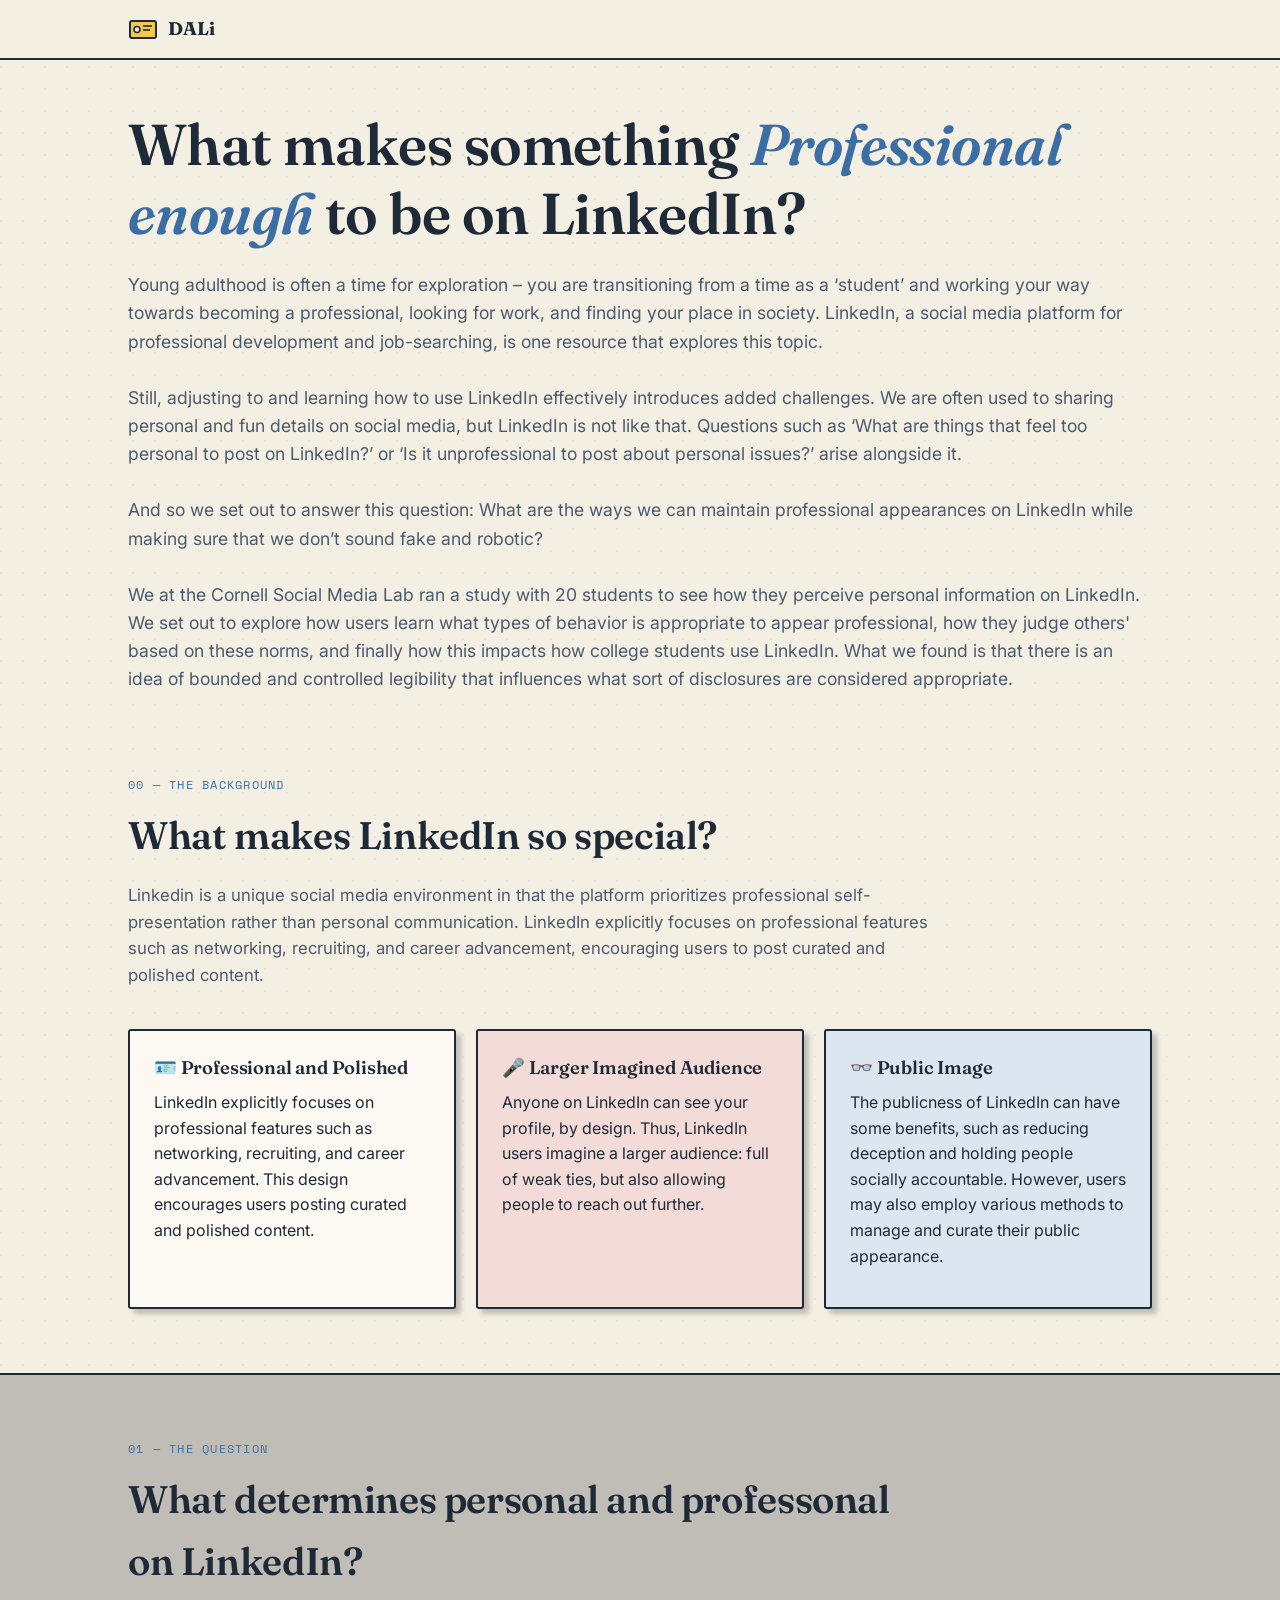
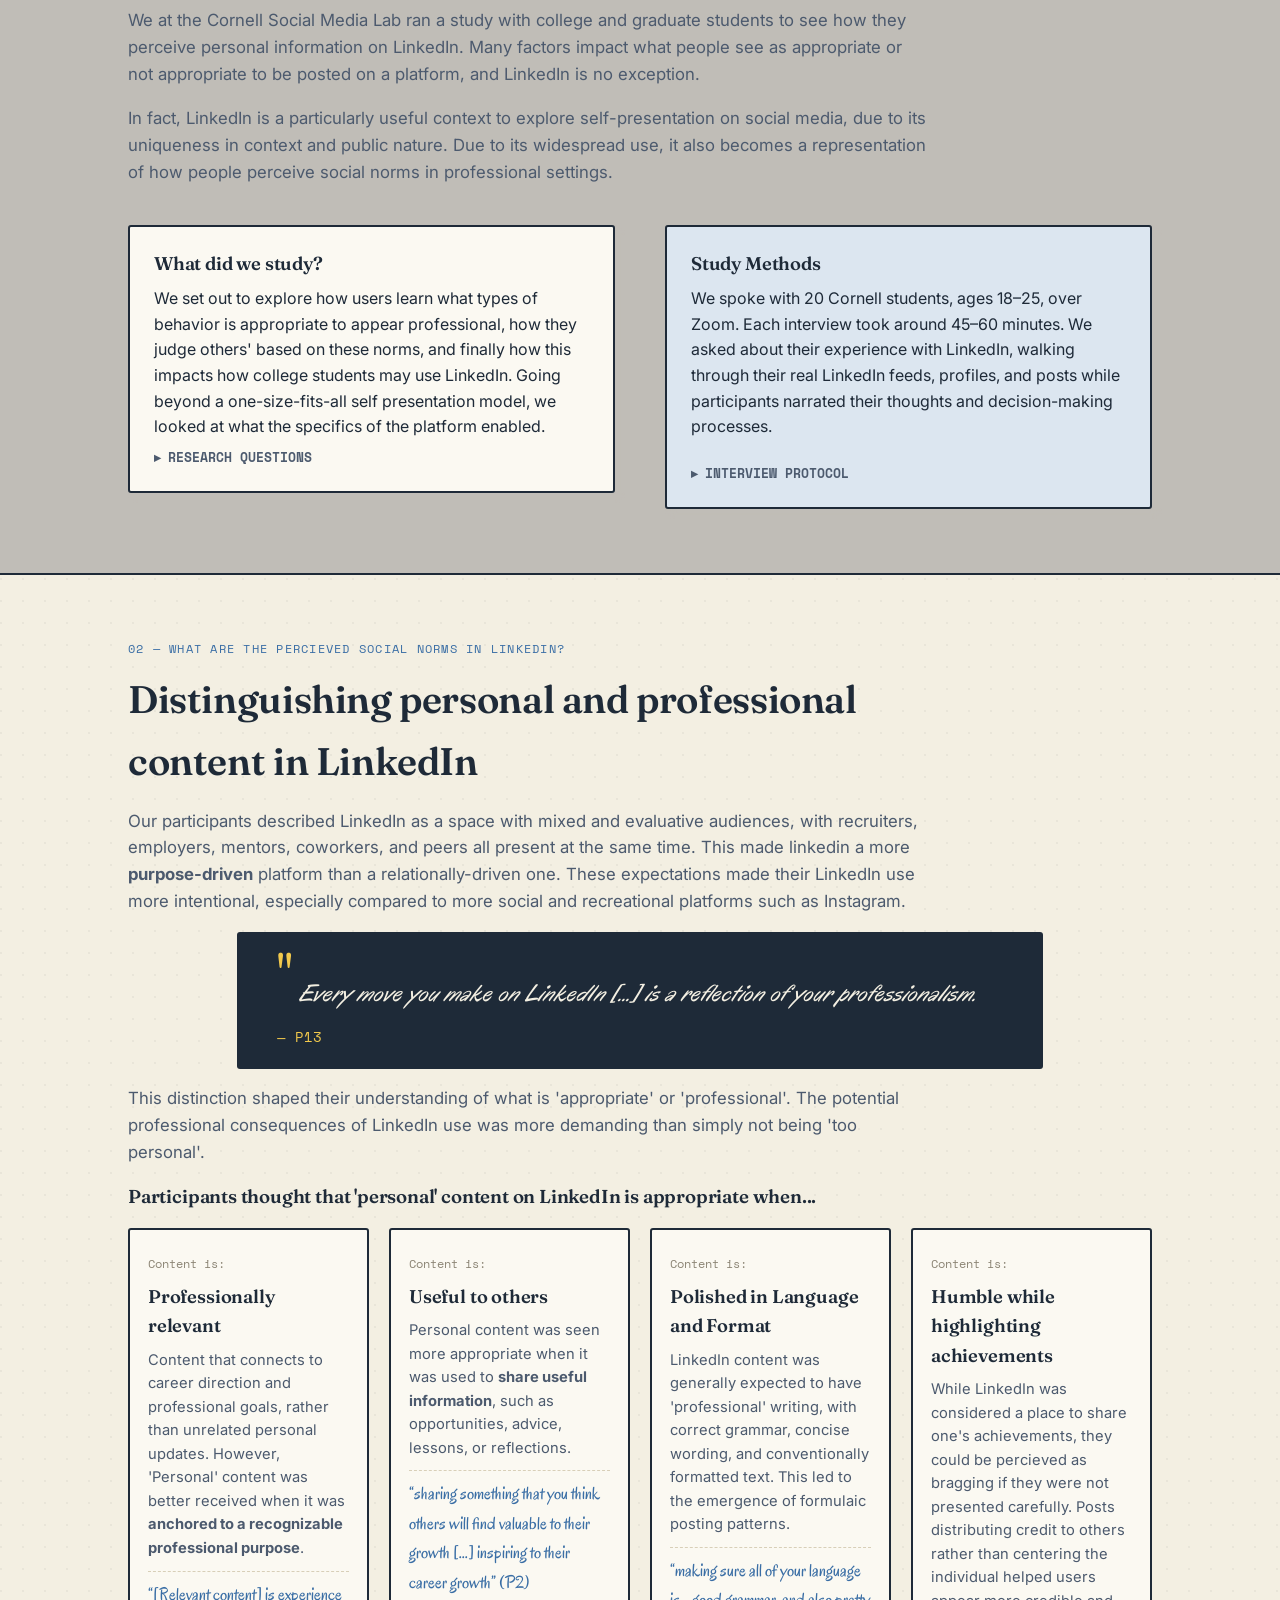
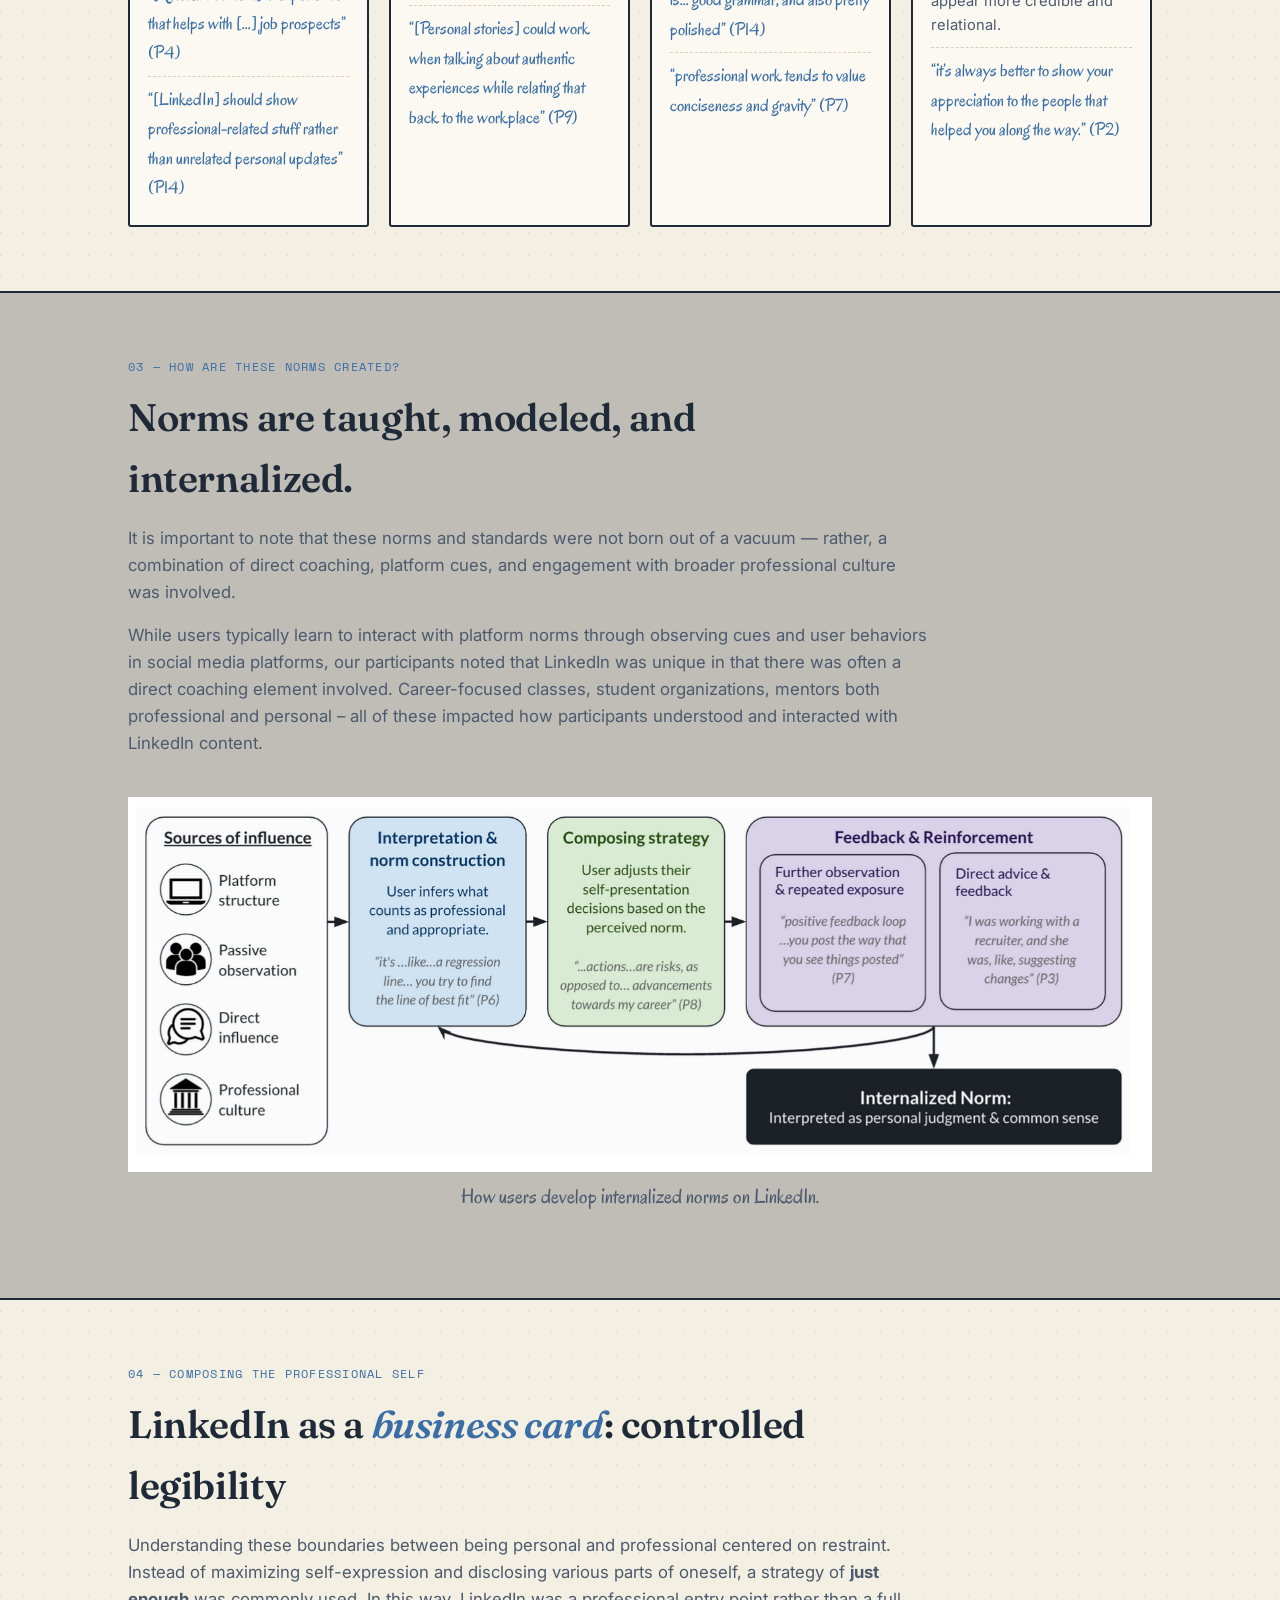
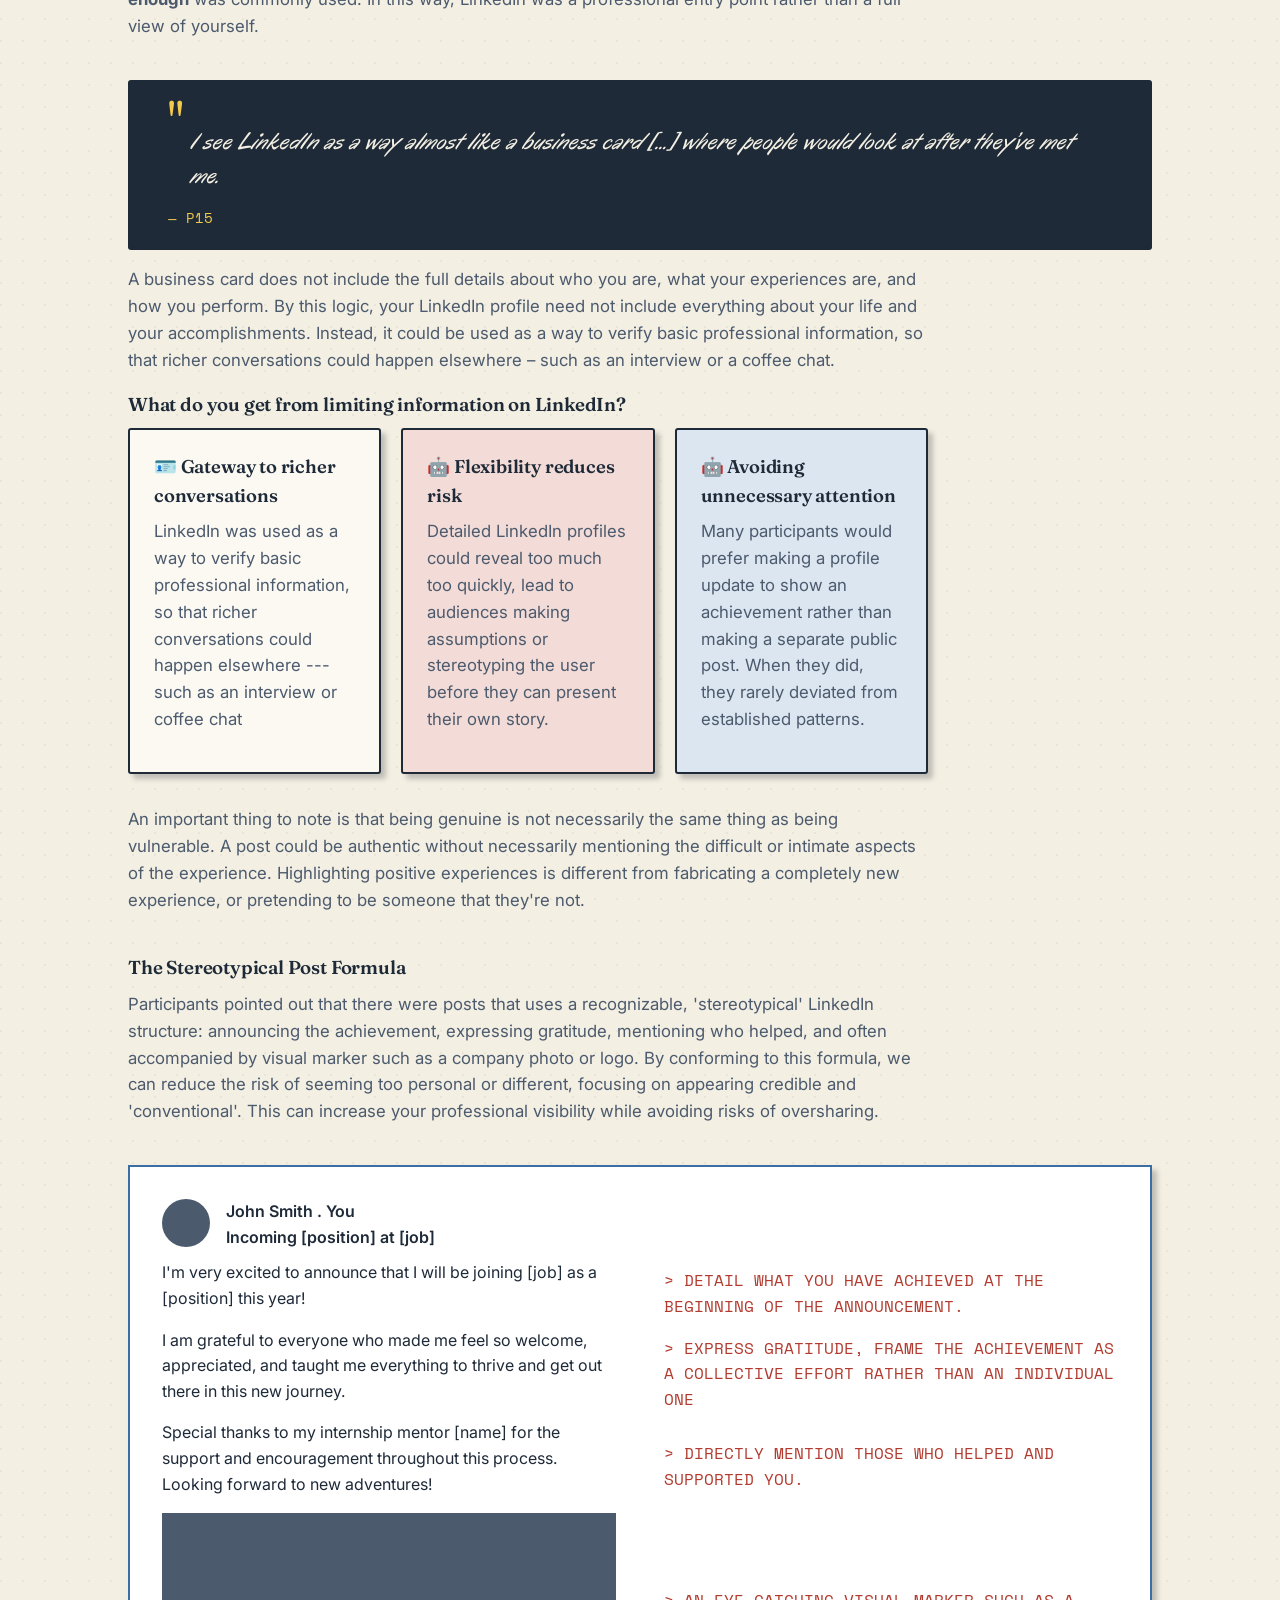
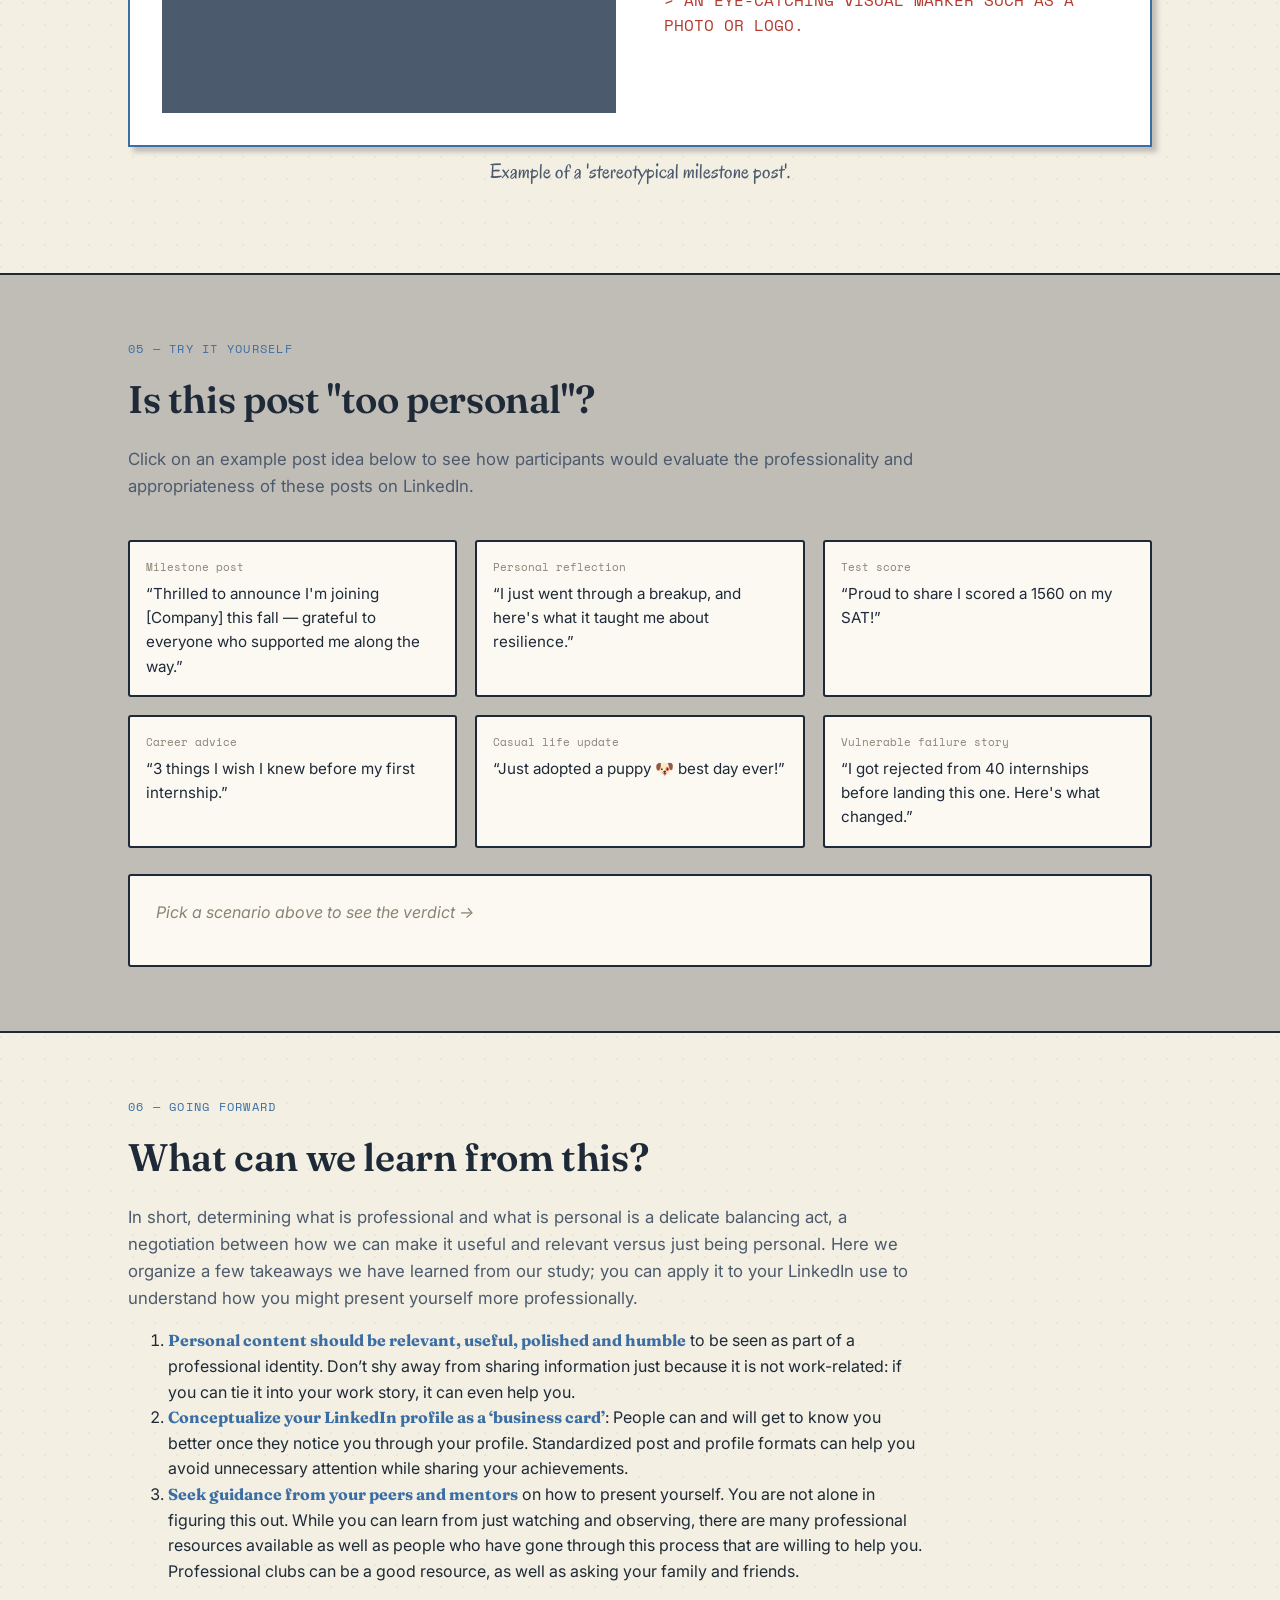
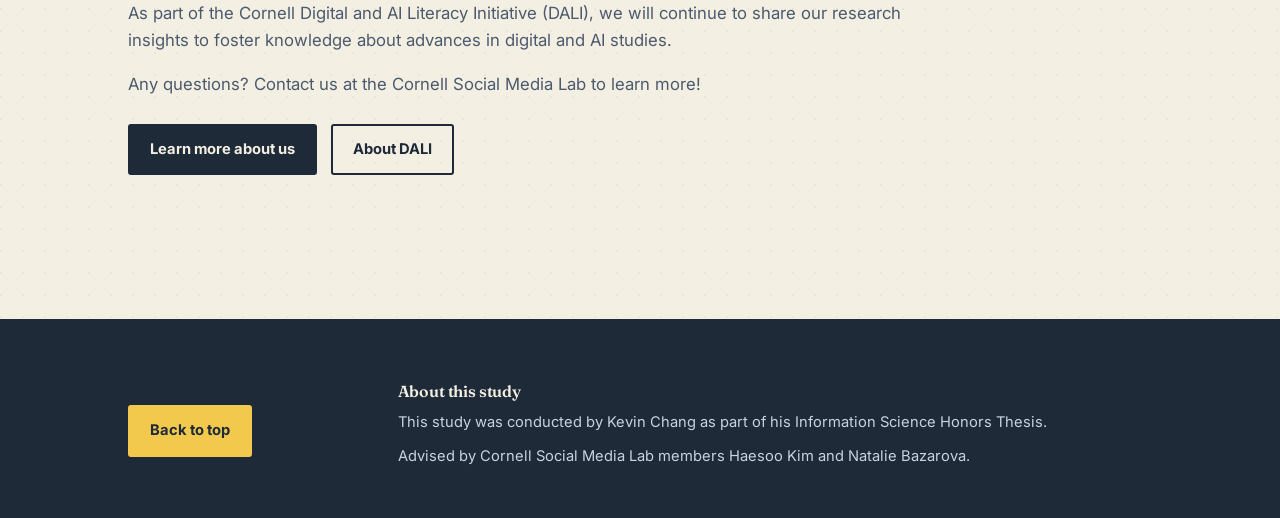
<file: index.html>
<!doctype html>
<html lang="en">
	<head>
		<meta charset="UTF-8" />
		<meta name="viewport" content="width=device-width, initial-scale=1.0" />
		<title>LinkedIn as a Business Card | Cornell Social Media Lab</title>
		<link rel="preconnect" href="https://fonts.googleapis.com" />
		<link
			href="https://fonts.googleapis.com/css2?family=Fraunces:ital,opsz,wght@0,9..144,400;0,9..144,500;0,9..144,600;0,9..144,700;1,9..144,500&family=Inter:wght@400;500;600;700&family=Caveat:wght@500;600;700&family=Oregano&family=Space+Mono:wght@400;700&display=swap"
			rel="stylesheet" />
		<link href="./style.css" rel="stylesheet" />
	</head>
	<body>
		<nav>
			<div class="wrap">
				<div class="brand">
					<svg width="30" height="30" viewBox="0 0 30 30" fill="none">
						<rect
							x="2"
							y="7"
							width="26"
							height="17"
							rx="2"
							stroke="#1E2A38"
							stroke-width="2"
							fill="#F2C94C" />
						<circle cx="9" cy="15.5" r="3" stroke="#1E2A38" stroke-width="1.6" fill="#F3EFE2" />
						<line x1="15" y1="12" x2="24" y2="12" stroke="#1E2A38" stroke-width="1.6" />
						<line x1="15" y1="16" x2="22" y2="16" stroke="#1E2A38" stroke-width="1.6" />
					</svg>
					DALi
				</div>
				<!-- <ul>
					<li><a href="#background">Background: LinkedIn</a></li>
					<li><a href="#study">Our Study</a></li>
					<li><a href="#rules">Professional vs. Personal</a></li>
					<li><a href="#model">Norm Formation Model</a></li>
					<li><a href="#tryit">Try It</a></li>
					<li><a href="#resources">Resources</a></li>
				</ul> -->
			</div>
		</nav>

		<!-- ============ HERO ============ -->
		<header class="hero wrap">
			<div id="top">
				<h1>What makes something <em>Professional enough</em> to be on LinkedIn?</h1>
				<p class="hero-sub">
					Young adulthood is often a time for exploration – you are transitioning from a time as a
					‘student’ and working your way towards becoming a professional, looking for work, and
					finding your place in society. LinkedIn, a social media platform for professional
					development and job-searching, is one resource that explores this topic.

					<br />
					<br />
					Still, adjusting to and learning how to use LinkedIn effectively introduces added
					challenges. We are often used to sharing personal and fun details on social media, but
					LinkedIn is not like that. Questions such as ‘What are things that feel too personal to
					post on LinkedIn?’ or ‘Is it unprofessional to post about personal issues?’ arise
					alongside it.
					<br />
					<br />
					And so we set out to answer this question: What are the ways we can maintain professional
					appearances on LinkedIn while making sure that we don’t sound fake and robotic?
					<br />
					<br />
					We at the Cornell Social Media Lab ran a study with 20 students to see how they perceive
					personal information on LinkedIn. We set out to explore how users learn what types of
					behavior is appropriate to appear professional, how they judge others' based on these
					norms, and finally how this impacts how college students use LinkedIn. What we found is
					that there is an idea of bounded and controlled legibility that influences what sort of
					disclosures are considered appropriate.
				</p>
				<!-- <div class="hero-meta">
					<div><strong>20</strong>students interviewed</div>
					<div><strong>45–60min</strong>per conversation</div>
				</div> -->
				<!-- <div class="cta-row">
					<a href="#study" class="btn btn-primary">Read the plain-language version ↓</a>
					<a href="#tryit" class="btn btn-secondary">Try the "too personal?" quiz</a>
				</div> -->
			</div>

			<!-- <div class="hero-art">
				<div class="bcard-wrap">
					<div class="tape"></div>
				</div>
			</div> -->
		</header>

		<!-- ============ THE STUDY ============ -->
		<section id="background">
			<div class="wrap">
				<div class="section-head">
					<span class="kicker">00 — The Background</span>
					<h2>What makes LinkedIn so special?</h2>
					<p>
						Linkedin is a unique social media environment in that the platform prioritizes
						professional self-presentation rather than personal communication. LinkedIn explicitly
						focuses on professional features such as networking, recruiting, and career advancement,
						encouraging users to post curated and polished content.
					</p>
				</div>
				<div class="background-grid">
					<div class="note-box">
						<h3>🪪 Professional and Polished</h3>
						<p>
							LinkedIn explicitly focuses on professional features such as networking, recruiting,
							and career advancement. This design encourages users posting curated and polished
							content.
						</p>
					</div>
					<div class="note-box" style="background: var(--red-soft)">
						<h3>🎤 Larger Imagined Audience</h3>
						<p>
							Anyone on LinkedIn can see your profile, by design. Thus, LinkedIn users imagine a
							larger audience: full of weak ties, but also allowing people to reach out further.
						</p>
					</div>
					<div class="note-box" style="background: var(--blue-soft)">
						<h3>👓 Public Image</h3>
						<p>
							The publicness of LinkedIn can have some benefits, such as reducing deception and
							holding people socially accountable. However, users may also employ various methods to
							manage and curate their public appearance.
						</p>
					</div>
				</div>
			</div>
		</section>

		<section id="study" class="model-section">
			<div class="wrap">
				<div class="section-head">
					<span class="kicker">01 — The Question</span>
					<h2>What determines personal and professonal on LinkedIn?</h2>
					<p>
						We at the Cornell Social Media Lab ran a study with college and graduate students to see
						how they perceive personal information on LinkedIn. Many factors impact what people see
						as appropriate or not appropriate to be posted on a platform, and LinkedIn is no
						exception.
					</p>
					<p>
						In fact, LinkedIn is a particularly useful context to explore self-presentation on
						social media, due to its uniqueness in context and public nature. Due to its widespread
						use, it also becomes a representation of how people perceive social norms in
						professional settings.
					</p>
				</div>

				<div class="intro-grid">
					<div class="note-box">
						<h3>What did we study?</h3>
						<p style="margin-bottom: 0">
							We set out to explore how users learn what types of behavior is appropriate to appear
							professional, how they judge others' based on these norms, and finally how this
							impacts how college students may use LinkedIn. Going beyond a one-size-fits-all self
							presentation model, we looked at what the specifics of the platform enabled.
						</p>

						<button
							class="reveal-btn"
							id="rq-toggle"
							aria-expanded="false"
							aria-controls="detail-rq">
							<span class="caret">▸</span>Research Questions
						</button>
						<div class="detail-panel" id="detail-rq">
							<div class="detail-inner">
								<h5>Research Questions</h5>

								<div class="phase">
									<div class="phase-time"><strong>RQ1</strong></div>
									<p>What are the perceived norms for professional appropriateness on LinkedIn?</p>
								</div>
								<div class="phase">
									<div class="phase-time"><strong>RQ2</strong></div>
									<p>Who shapes users’ sense of what counts as “too personal”?</p>
								</div>
								<div class="phase">
									<div class="phase-time"><strong>RQ3</strong></div>
									<p>
										Which cues in others’ professional outputs make content seem “too personal,” and
										how do those cues shape both judgments of others and users’ own
										self-presentation?
									</p>
								</div>
								<div class="phase">
									<div class="phase-time"><strong>RQ4</strong></div>
									<p>
										How do these boundary judgments translate into composing strategies for users’
										profiles, posts, and professional personas?
									</p>
								</div>
							</div>
						</div>
					</div>

					<div class="note-box" style="background: var(--blue-soft)">
						<h3>Study Methods</h3>
						<p>
							We spoke with 20 Cornell students, ages 18–25, over Zoom. Each interview took around
							45–60 minutes. We asked about their experience with LinkedIn, walking through their
							real LinkedIn feeds, profiles, and posts while participants narrated their thoughts
							and decision-making processes.
						</p>

						<button
							class="reveal-btn"
							id="method-toggle"
							aria-expanded="false"
							aria-controls="detail-method">
							<span class="caret">▸</span> Interview Protocol
						</button>

						<div class="detail-panel" id="detail-method">
							<div class="detail-inner">
								<h5>Interview protocol (45–60 min, over Zoom)</h5>

								<div class="phase">
									<div class="phase-time"><strong>Warm-up.</strong></div>
									<p>
										Why they made an account, what they mainly use it for, and who they imagine is
										watching when they post.
									</p>
								</div>
								<div class="phase">
									<div class="phase-time"><strong>Defining Baseline.</strong></div>
									<p>
										In the participants' own words: what counts as "appropriate," and what does
										"personal" mean on this platform?
									</p>
								</div>
								<div class="phase">
									<div class="phase-time"><strong>Consuming Content.</strong></div>
									<p>
										Praticipants were asked to scroll through their LinkedIn feed and think aloud
										on: What stands out? How they percieve and judge others'? How does this impact
										their own behavior?
									</p>
								</div>
								<div class="phase">
									<div class="phase-time"><strong>Curating Profiles.</strong></div>
									<p>
										How does a user curate their profile, and what/who influenced this decision?
									</p>
								</div>
								<div class="phase">
									<div class="phase-time"><strong>Posting &amp; commenting.</strong></div>
									<p>
										What type of content do they interact with publicly (posting, reposting,
										commenting), and what influenced their decision making process?
									</p>
								</div>
								<div class="phase">
									<div class="phase-time"><strong>Wrap-up.</strong></div>
									<p>
										Which group of people most shapes their sense of "too personal," and whether
										they'd revise their earlier definition now that they've thought it through out
										loud.
									</p>
								</div>

								<!-- <h5 style="margin-top: 18px">Analysis Protocol</h5>
								<div class="phase">
									<div class="phase-time">Data Prep</div>
									<p>
										Transcribing and de-identifying the interview recordings for analysis.
									</p>
								</div>
								<div class="phase">
									<div class="phase-time">Coding</div>
									<p>
										We used <strong>thematic analysis</strong> (Braun &amp; Clarke's method):
										reading every transcript closely, tagging recurring ideas, then grouping tags
										into broader patterns rather than starting from a fixed checklist.
									</p>
								</div>
								<div class="phase">
									<div class="phase-time">Mapping</div>
									<p>
										We used <strong>affinity diagramming</strong> — physically clustering quotes and
										observations on a shared board — to see which patterns kept showing up across
										different students before we trusted them as findings.
									</p>
								</div> -->

								<div class="analysis-note">
									Approved by Cornell's Institutional Review Board. Participants could skip
									questions, stop screen-sharing, or blur any sensitive detail at any point.
								</div>
							</div>
						</div>
					</div>
				</div>
			</div>
		</section>

		<!-- ============ FOUR RULES ============ -->
		<section id="rules">
			<div class="wrap">
				<div class="section-head" style="margin-bottom: 0">
					<span class="kicker">02 — What are the percieved social norms in LinkedIn?</span>
					<h2>Distinguishing personal and professional content in LinkedIn</h2>
					<p>
						Our participants described LinkedIn as a space with mixed and evaluative audiences, with
						recruiters, employers, mentors, coworkers, and peers all present at the same time. This
						made linkedin a more <strong>purpose-driven</strong> platform than a relationally-driven
						one. These expectations made their LinkedIn use more intentional, especially compared to
						more social and recreational platforms such as Instagram.
						<!-- This distinction shaped their
						understanding of what is 'appropriate' or 'professional'. Some participants enjoyed the
						ability to -->
					</p>
				</div>

				<div class="quote-block">
					<div class="mark">"</div>
					<p>Every move you make on LinkedIn [...] is a reflection of your professionalism.</p>
					<cite>— P13</cite>
				</div>
				<div class="section-head" style="margin-bottom: 0">
					<p>
						This distinction shaped their understanding of what is 'appropriate' or 'professional'.
						The potential professional consequences of LinkedIn use was more demanding than simply
						not being 'too personal'.
					</p>

					<h3>Participants thought that 'personal' content on LinkedIn is appropriate when...</h3>
				</div>

				<div class="rules-grid">
					<div class="rule-card">
						<span class="rule-num">Content is:</span>
						<h4>Professionally relevant</h4>
						<p>
							Content that connects to career direction and professional goals, rather than
							unrelated personal updates. However, 'Personal' content was better received when it
							was
							<strong>anchored to a recognizable professional purpose</strong>.
						</p>
						<div class="rule-quote">
							“[Relevant content] is experience that helps with […] job prospects” (P4)
						</div>
						<div class="rule-quote">
							“[LinkedIn] should show professional-related stuff rather than unrelated personal
							updates” (P14)
						</div>
					</div>
					<div class="rule-card">
						<span class="rule-num">Content is:</span>
						<h4>Useful to others</h4>
						<p>
							Personal content was seen more appropriate when it was used to
							<strong>share useful information</strong>, such as opportunities, advice, lessons, or
							reflections.
						</p>
						<div class="rule-quote">
							“sharing something that you think others will find valuable to their growth [...]
							inspiring to their career growth” (P2)
						</div>
						<div class="rule-quote">
							“[Personal stories] could work when talking about authentic experiences while relating
							that back to the workplace” (P9)
						</div>
					</div>
					<div class="rule-card">
						<span class="rule-num">Content is:</span>
						<h4>Polished in Language and Format</h4>
						<p>
							LinkedIn content was generally expected to have 'professional' writing, with correct
							grammar, concise wording, and conventionally formatted text. This led to the emergence
							of formulaic posting patterns.
						</p>
						<div class="rule-quote">
							“making sure all of your language is… good grammar, and also pretty polished” (P14)
						</div>
						<div class="rule-quote">
							“professional work tends to value conciseness and gravity” (P7)
						</div>
					</div>
					<div class="rule-card">
						<span class="rule-num">Content is:</span>
						<h4>Humble while highlighting achievements</h4>
						<p>
							While LinkedIn was considered a place to share one's achievements, they could be
							percieved as bragging if they were not presented carefully. Posts distributing credit
							to others rather than centering the individual helped users appear more credible and
							relational.
						</p>
						<div class="rule-quote">
							“it’s always better to show your appreciation to the people that helped you along the
							way.” (P2)
						</div>
					</div>
				</div>
			</div>
		</section>

		<!-- ============ THE MODEL (diagram) ============ -->
		<section id="model" class="model-section">
			<div class="wrap">
				<div class="section-head">
					<span class="kicker">03 — How are these norms created?</span>
					<h2>Norms are taught, modeled, and internalized.</h2>
					<p>
						It is important to note that these norms and standards were not born out of a vacuum —
						rather, a combination of direct coaching, platform cues, and engagement with broader
						professional culture was involved.
					</p>
					<p>
						While users typically learn to interact with platform norms through observing cues and
						user behaviors in social media platforms, our participants noted that LinkedIn was
						unique in that there was often a direct coaching element involved. Career-focused
						classes, student organizations, mentors both professional and personal – all of these
						impacted how participants understood and interacted with LinkedIn content.
					</p>
				</div>

				<img style="display: block; width: 100%" src="./norm-model.png" />
				<p class="diagram-caption">How users develop internalized norms on LinkedIn.</p>
			</div>
		</section>

		<!-- ============ BOUNDED AUTHENTICITY ============ -->
		<section id="authentic">
			<div class="wrap">
				<div class="section-head">
					<span class="kicker">04 — Composing the Professional Self</span>
					<h2>LinkedIn as a <em>business card</em>: controlled legibility</h2>
					<p>
						Understanding these boundaries between being personal and professional centered on
						restraint. Instead of maximizing self-expression and disclosing various parts of
						oneself, a strategy of <strong>just enough</strong> was commonly used. In this way,
						LinkedIn was a professional entry point rather than a full view of yourself.
					</p>
				</div>
				<div class="quote-block">
					<div class="mark">"</div>
					<p>
						I see LinkedIn as a way almost like a business card […] where people would look at after
						they’ve met me.
					</p>

					<cite>— P15</cite>
				</div>

				<div class="section-head" style="margin-bottom: 0">
					<p>
						A business card does not include the full details about who you are, what your
						experiences are, and how you perform. By this logic, your LinkedIn profile need not
						include everything about your life and your accomplishments. Instead, it could be used
						as a way to verify basic professional information, so that richer conversations could
						happen elsewhere – such as an interview or a coffee chat.
					</p>
				</div>

				<div class="section-head">
					<h3>What do you get from limiting information on LinkedIn?</h3>

					<div class="facts-grid" style="margin-bottom: 2em">
						<div class="note-box">
							<h3>🪪 Gateway to richer conversations</h3>
							<p>
								LinkedIn was used as a way to verify basic professional information, so that richer
								conversations could happen elsewhere --- such as an interview or coffee chat
							</p>
						</div>
						<div class="note-box" style="background: var(--red-soft)">
							<h3>🤖 Flexibility reduces risk</h3>
							<p>
								Detailed LinkedIn profiles could reveal too much too quickly, lead to audiences
								making assumptions or stereotyping the user before they can present their own story.
							</p>
						</div>

						<div class="note-box" style="background: var(--blue-soft)">
							<h3>🤖 Avoiding unnecessary attention</h3>
							<p>
								Many participants would prefer making a profile update to show an achievement rather
								than making a separate public post. When they did, they rarely deviated from
								established patterns.
							</p>
						</div>
					</div>
					<p>
						An important thing to note is that being genuine is not necessarily the same thing as
						being vulnerable. A post could be authentic without necessarily mentioning the difficult
						or intimate aspects of the experience. Highlighting positive experiences is different
						from fabricating a completely new experience, or pretending to be someone that they're
						not.
					</p>
				</div>

				<div class="section-head" style="margin-top: 20px">
					<h3>The Stereotypical Post Formula</h3>
					<p>
						Participants pointed out that there were posts that uses a recognizable, 'stereotypical'
						LinkedIn structure: announcing the achievement, expressing gratitude, mentioning who
						helped, and often accompanied by visual marker such as a company photo or logo. By
						conforming to this formula, we can reduce the risk of seeming too personal or different,
						focusing on appearing credible and 'conventional'. This can increase your professional
						visibility while avoiding risks of oversharing.
					</p>
				</div>

				<div class="example">
					<div class="example-wrapper">
						<div class="profile">
							<div id="example-photo"></div>
							<div>
								<div id="example-name">John Smith . You</div>
								<div id="example-position">Incoming [position] at [job]</div>
							</div>
						</div>
						<div class="post">
							<p>
								I'm very excited to announce that I will be joining [job] as a [position] this year!
							</p>
							<div class="example-note">
								> Detail what you have achieved at the beginning of the announcement.
							</div>
							<p>
								I am grateful to everyone who made me feel so welcome, appreciated, and taught me
								everything to thrive and get out there in this new journey.
							</p>
							<div class="example-note">
								> Express gratitude, frame the achievement as a collective effort rather than an
								individual one
							</div>
							<p>
								Special thanks to my internship mentor [name] for the support and encouragement
								throughout this process. Looking forward to new adventures!
							</p>
							<div class="example-note">> Directly mention those who helped and supported you.</div>
							<div id="example-logo"></div>
							<div class="example-note">
								> An eye-catching visual marker such as a photo or logo.
							</div>
						</div>
					</div>
				</div>
				<p class="diagram-caption">Example of a 'stereotypical milestone post'.</p>
			</div>
		</section>

		<!-- ============ TOO PERSONAL QUIZ ============ -->
		<section id="tryit" class="model-section">
			<div class="wrap">
				<div class="section-head">
					<span class="kicker">05 — Try It Yourself</span>
					<h2>Is this post "too personal"?</h2>
					<p>
						Click on an example post idea below to see how participants would evaluate the
						professionality and appropriateness of these posts on LinkedIn.
					</p>
				</div>

				<div class="quiz-grid" id="quizGrid"></div>
				<div id="verdict-panel">
					<p class="placeholder">Pick a scenario above to see the verdict →</p>
				</div>
			</div>
		</section>

		<!-- ============ FACTS: business card + AI ============ -->

		<section id="conclusion">
			<div class="wrap">
				<div class="section-head">
					<span class="kicker">06 — Going forward</span>
					<h2>What can we learn from this?</h2>
					<p>
						In short, determining what is professional and what is personal is a delicate balancing
						act, a negotiation between how we can make it useful and relevant versus just being
						personal. Here we organize a few takeaways we have learned from our study; you can apply
						it to your LinkedIn use to understand how you might present yourself more
						professionally.
					</p>

					<ol>
						<li>
							<strong>Personal content should be relevant, useful, polished and humble</strong> to
							be seen as part of a professional identity. Don’t shy away from sharing information
							just because it is not work-related: if you can tie it into your work story, it can
							even help you.
						</li>

						<li>
							<strong>Conceptualize your LinkedIn profile as a ‘business card’</strong>: People can
							and will get to know you better once they notice you through your profile.
							Standardized post and profile formats can help you avoid unnecessary attention while
							sharing your achievements.
						</li>

						<li>
							<strong>Seek guidance from your peers and mentors</strong> on how to present yourself.
							You are not alone in figuring this out. While you can learn from just watching and
							observing, there are many professional resources available as well as people who have
							gone through this process that are willing to help you. Professional clubs can be a
							good resource, as well as asking your family and friends.
						</li>
					</ol>

					<p>
						As part of the Cornell Digital and AI Literacy Initiative (DALI), we will continue to
						share our research insights to foster knowledge about advances in digital and AI
						studies.
					</p>

					<p>Any questions? Contact us at the Cornell Social Media Lab to learn more!</p>

					<div class="cta-row">
						<a href="https://socialmedialab.cornell.edu/" class="btn btn-primary"
							>Learn more about us</a
						>
						<a href="https://dali.cornell.edu/" class="btn btn-secondary">About DALI</a>
					</div>
				</div>
			</div>
		</section>
		<!-- ============ RESOURCES / FOOTER ============ -->
		<footer id="resources">
			<div class="wrap">
				<div class="foot-grid">
					<div>
						<!-- <h3>Social Media Lab Notes</h3>
						<p style="color: #c9d2de; max-width: 40ch">
							Plain-language write-ups of research on how people present themselves online — made
							for students, educators, and the LinkedIn-curious.
						</p> -->
						<div class="cta-row">
							<a
								href="#top"
								class="btn"
								style="background: var(--yellow); border-color: var(--yellow); color: var(--ink)"
								>Back to top</a
							>
						</div>
					</div>
					<!-- <div>
						<h3 style="font-size: 1rem">More social media literacy</h3>
						<ul class="foot-list">
							<li>What "imagined audiences" means online</li>
							<li>Why authenticity isn't the same as oversharing</li>
							<li>How platforms shape what feels "normal" to post</li>
							<li>Guides for talking to teens about social media</li>
						</ul>
					</div> -->
					<div>
						<h3 style="font-size: 1rem">About this study</h3>
						<ul class="foot-list">
							<li>
								This study was conducted by Kevin Chang as part of his Information Science Honors
								Thesis.
							</li>
							<li>Advised by Cornell Social Media Lab members Haesoo Kim and Natalie Bazarova.</li>
						</ul>
					</div>
				</div>
				<!-- <div class="foot-bottom">
					<span>Cornell Social Media Lab — research made readable.</span>
					<span>Based on "I See LinkedIn as a Business Card" (2026)</span>
				</div> -->
			</div>
		</footer>

		<script src="script.js"></script>
	</body>
</html>
</file>
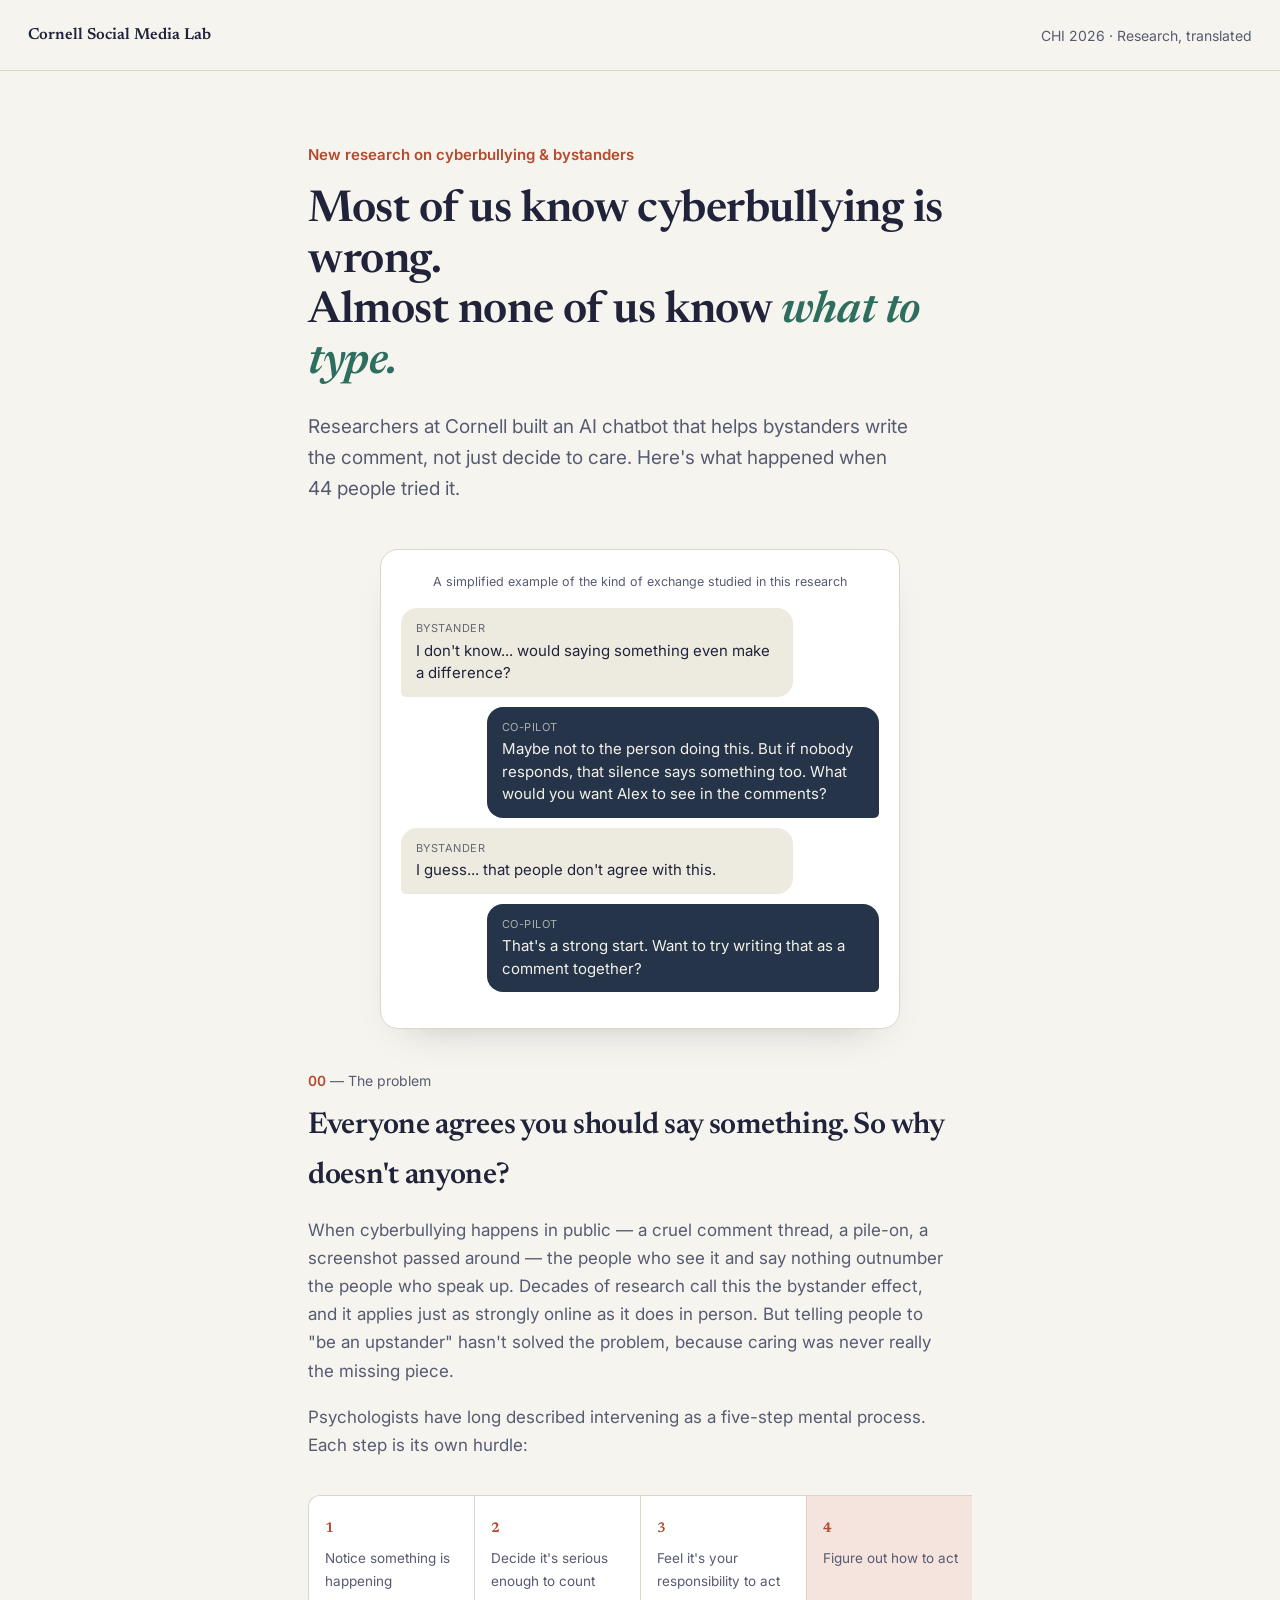
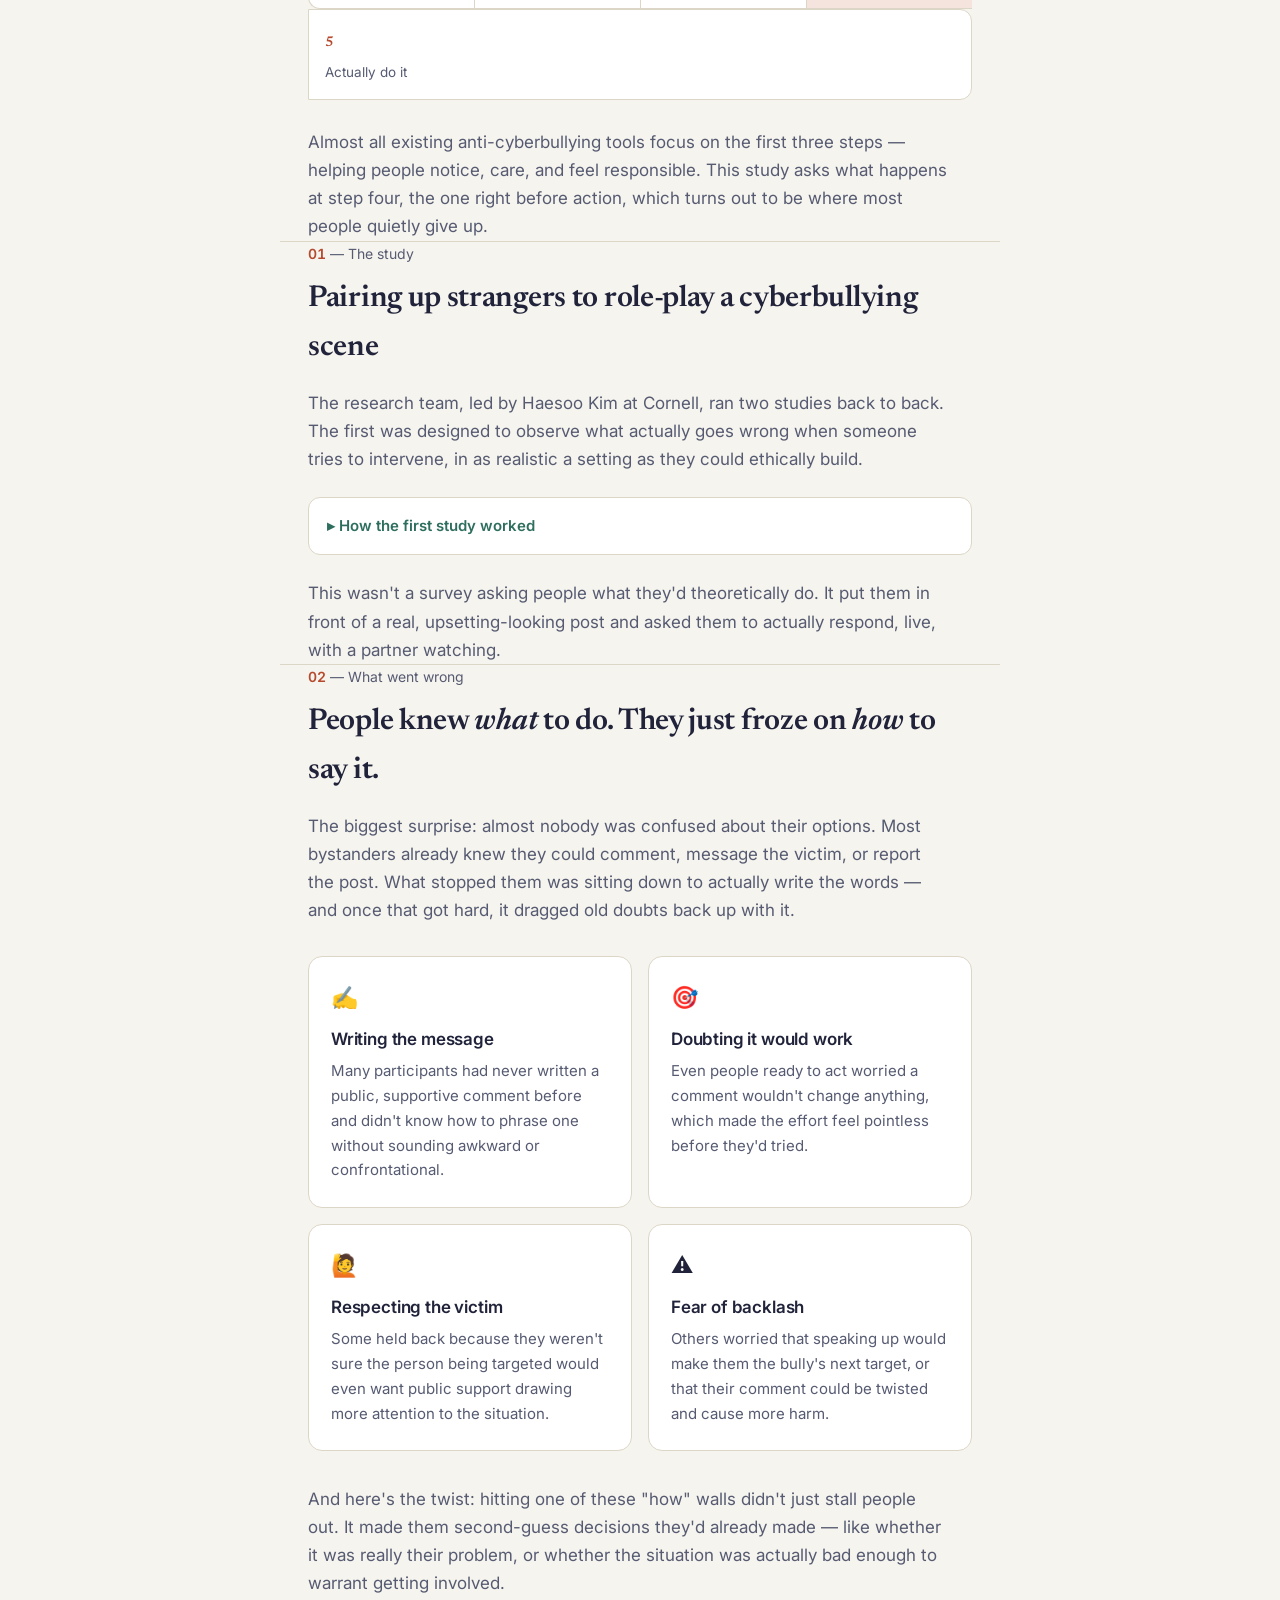
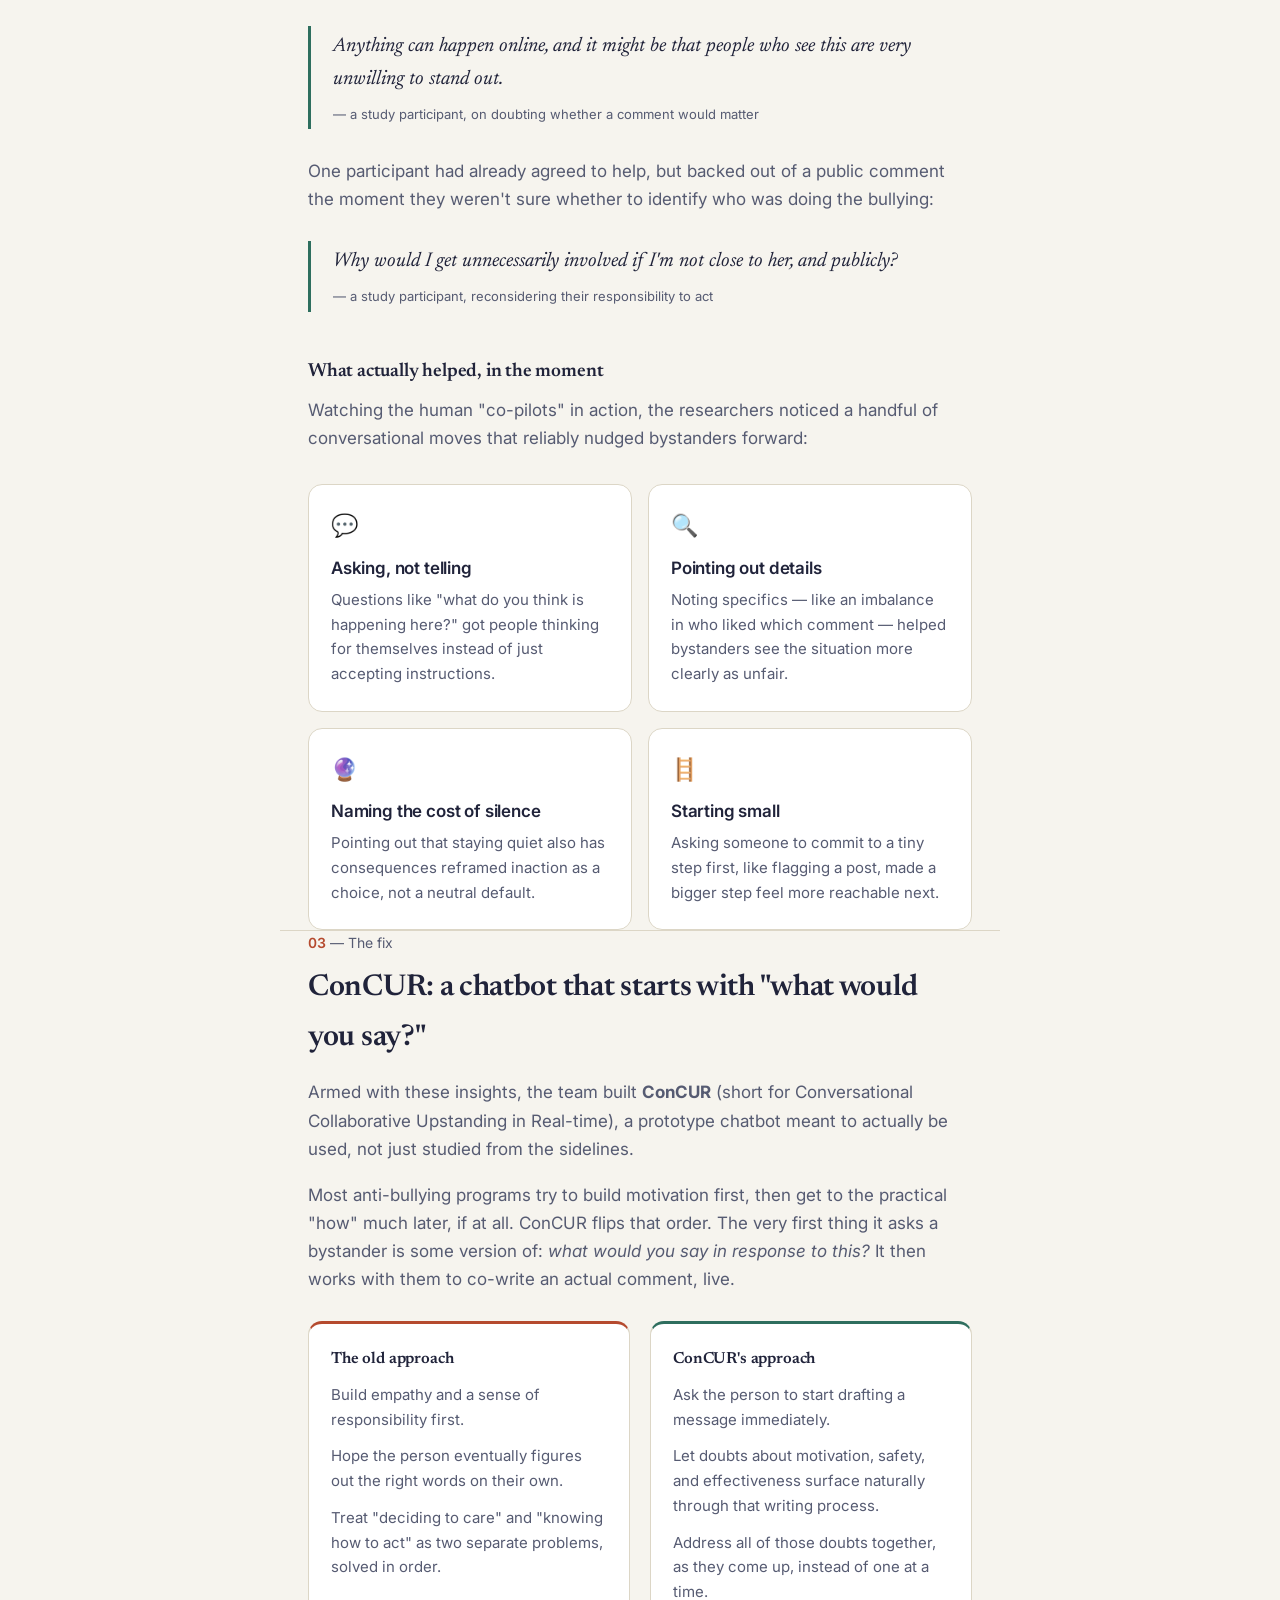
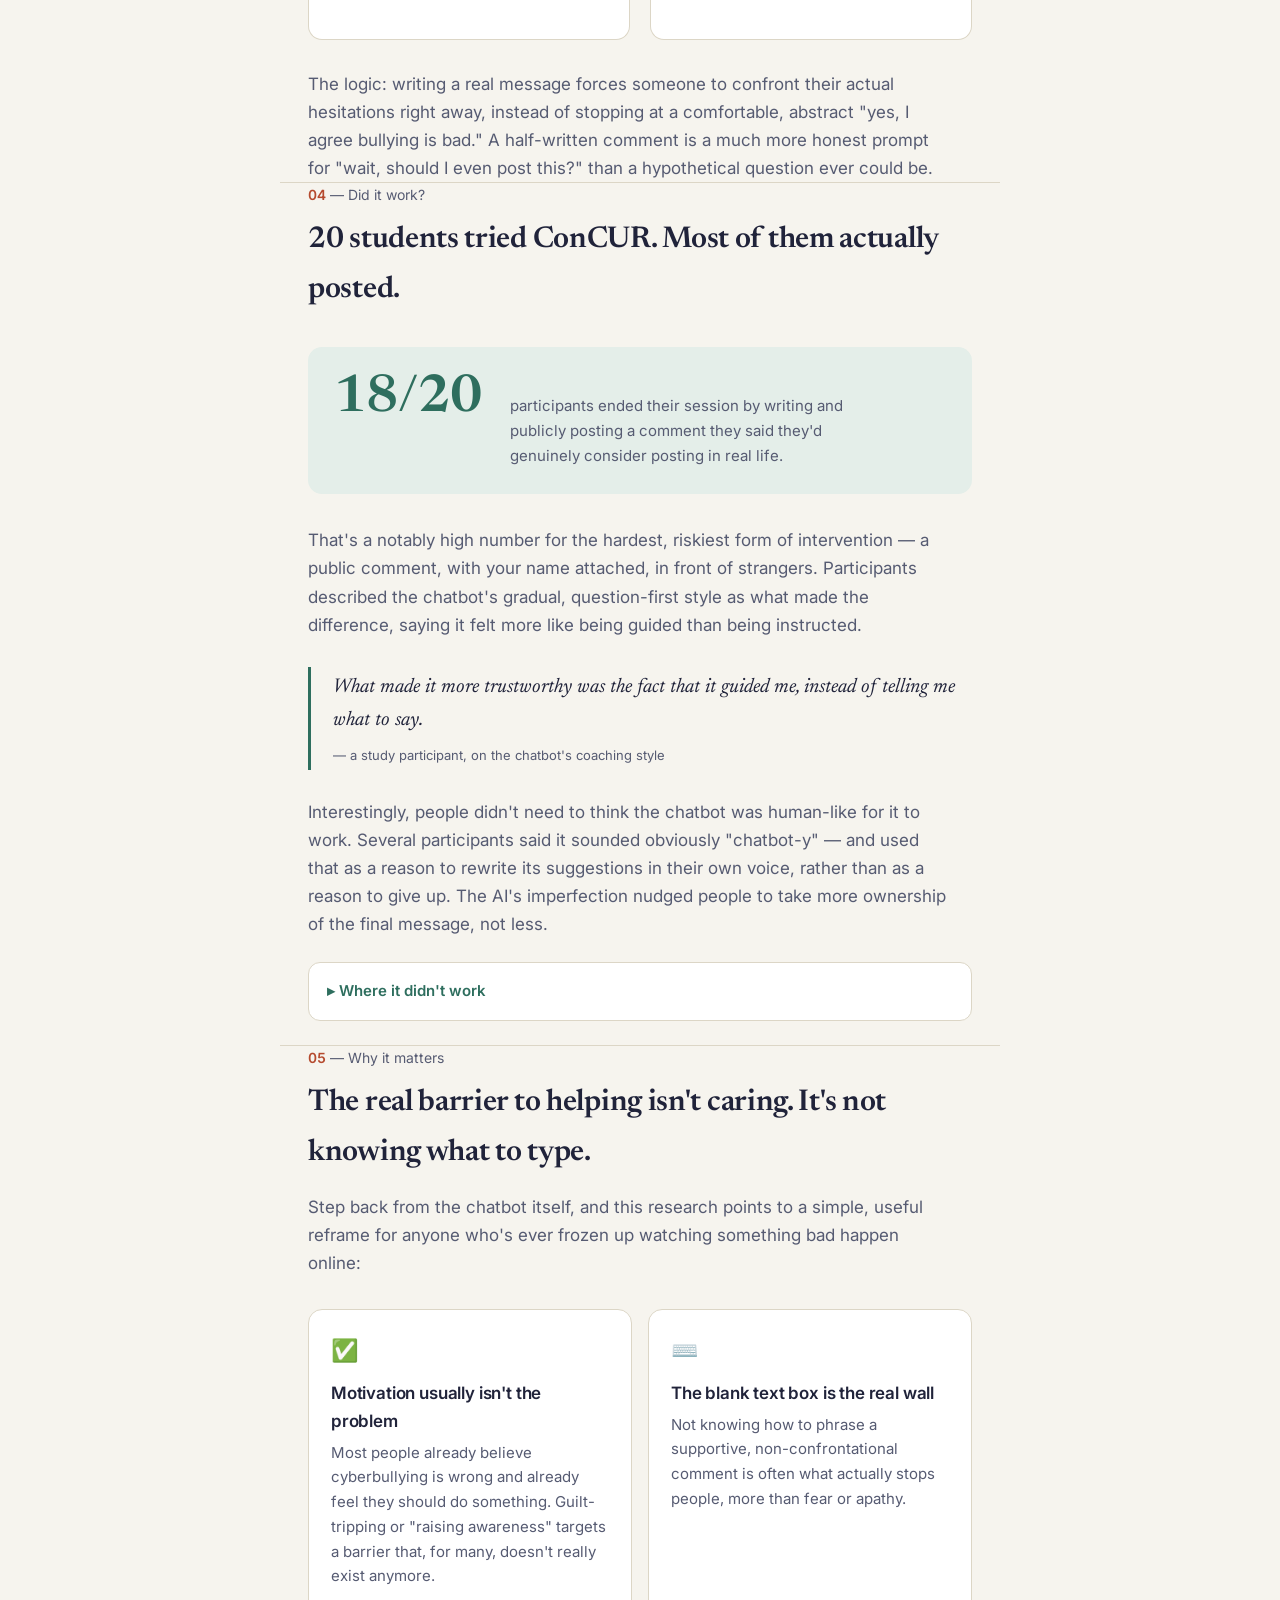
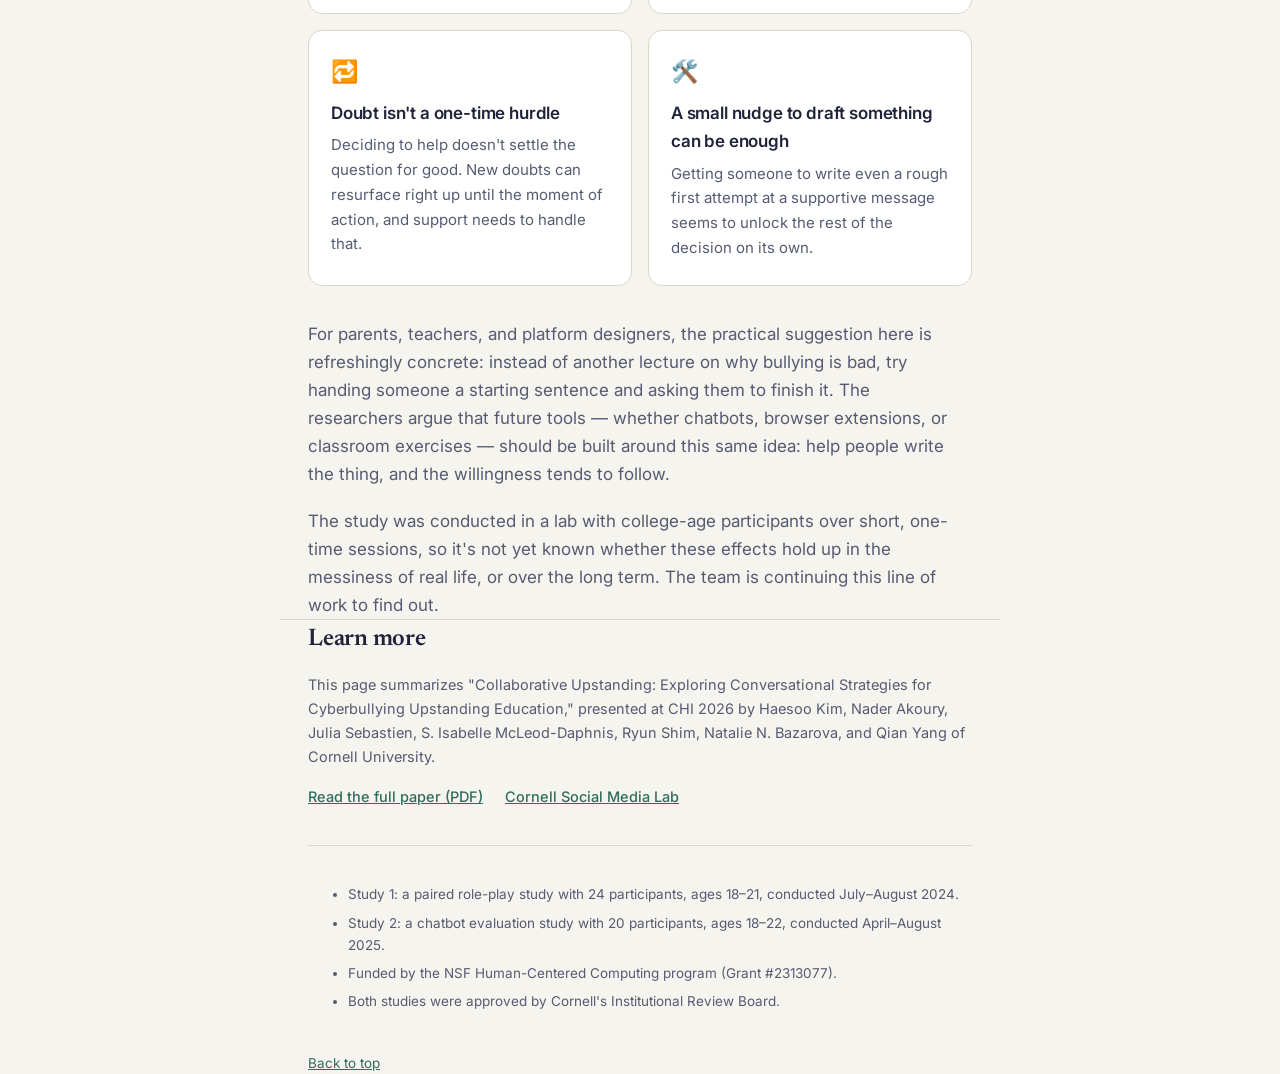
<file: copilot/index.html>
<!doctype html>
<html lang="en">
	<head>
		<meta charset="UTF-8" />
		<meta name="viewport" content="width=device-width, initial-scale=1.0" />
		<title>Teaching Bystanders How to Speak Up | Collaborative Upstanding</title>
		<link rel="preconnect" href="https://fonts.googleapis.com" />
		<link rel="preconnect" href="https://fonts.gstatic.com" crossorigin />
		<link
			href="https://fonts.googleapis.com/css2?family=Newsreader:ital,opsz,wght@0,6..72,400;0,6..72,500;0,6..72,600;0,6..72,700;1,6..72,500&family=Inter:wght@400;500;600;700&display=swap"
			rel="stylesheet" />
		<style>
			:root {
				--bg: #f6f4ee;
				--card: #ffffff;
				--ink: #20233a;
				--ink-soft: #565b72;
				--line: #dcd6c6;
				--teal: #2e6e5e;
				--teal-soft: #e4eee9;
				--rust: #b54a2e;
				--rust-soft: #f5e4dd;
				--bubble-bystander: #edeae0;
				--bubble-copilot: #26344a;
				--bubble-copilot-text: #f3f1e9;
			}

			* {
				box-sizing: border-box;
			}
			html {
				scroll-behavior: smooth;
			}
			body {
				margin: 0;
				background: var(--bg);
				color: var(--ink);
				font-family: "Inter", sans-serif;
				font-size: 17px;
				line-height: 1.65;
				-webkit-font-smoothing: antialiased;
			}

			h1,
			h2,
			h3 {
				font-family: "Newsreader", serif;
				font-weight: 600;
				color: var(--ink);
				margin: 0 0 0.5em 0;
				letter-spacing: -0.01em;
			}

			a {
				color: var(--teal);
			}

			.wrap {
				max-width: 720px;
				margin: 0 auto;
				padding: 0 28px;
			}
			.wrap-wide {
				max-width: 920px;
				margin: 0 auto;
				padding: 0 28px;
			}

			/* ---- Top bar ---- */
			.topbar {
				padding: 22px 28px;
				display: flex;
				justify-content: space-between;
				align-items: center;
				font-size: 14px;
				color: var(--ink-soft);
				border-bottom: 1px solid var(--line);
			}
			.topbar .mark {
				font-family: "Newsreader", serif;
				font-weight: 600;
				color: var(--ink);
				font-size: 16px;
			}

			/* ---- Hero ---- */
			.hero {
				padding: 72px 28px 40px;
			}
			.hero .kicker {
				color: var(--rust);
				font-size: 15px;
				font-weight: 600;
				margin-bottom: 18px;
			}
			.hero h1 {
				font-size: 44px;
				line-height: 1.15;
			}
			.hero h1 em {
				font-style: italic;
				color: var(--teal);
			}
			.hero p.lede {
				font-size: 19px;
				color: var(--ink-soft);
				max-width: 600px;
				margin-top: 20px;
			}

			/* ---- Chat mock (hero visual) ---- */
			.chatmock {
				margin: 44px auto 0;
				max-width: 520px;
				background: var(--card);
				border: 1px solid var(--line);
				border-radius: 18px;
				padding: 22px 20px 26px;
				box-shadow: 0 18px 40px -28px rgba(32, 35, 58, 0.35);
			}
			.chatmock .chatlabel {
				font-size: 12.5px;
				color: var(--ink-soft);
				text-align: center;
				margin-bottom: 16px;
			}
			.bubble {
				max-width: 82%;
				padding: 12px 15px;
				border-radius: 16px;
				font-size: 15px;
				line-height: 1.5;
				margin-bottom: 10px;
			}
			.bubble.bystander {
				background: var(--bubble-bystander);
				color: var(--ink);
				border-bottom-left-radius: 5px;
			}
			.bubble.copilot {
				background: var(--bubble-copilot);
				color: var(--bubble-copilot-text);
				border-bottom-right-radius: 5px;
				margin-left: auto;
			}
			.bubble .who {
				display: block;
				font-size: 11px;
				opacity: 0.65;
				margin-bottom: 3px;
				text-transform: uppercase;
				letter-spacing: 0.04em;
			}

			/* ---- Sections ---- */
			section {
				padding: 64px 0;
			}
			section.divider-top {
				border-top: 1px solid var(--line);
			}

			.section-index {
				font-size: 14px;
				color: var(--ink-soft);
				margin-bottom: 10px;
				font-variant-numeric: tabular-nums;
			}
			.section-index .n {
				color: var(--rust);
				font-weight: 600;
			}

			h2.section-title {
				font-size: 30px;
				max-width: 640px;
			}

			p {
				margin: 0 0 1.1em 0;
			}
			p:last-child {
				margin-bottom: 0;
			}

			.intro-text {
				color: var(--ink-soft);
				font-size: 17px;
				max-width: 640px;
			}

			/* ---- Card grid (barriers / strategies) ---- */
			.grid {
				display: grid;
				grid-template-columns: repeat(2, 1fr);
				gap: 16px;
				margin-top: 32px;
			}
			.card {
				background: var(--card);
				border: 1px solid var(--line);
				border-radius: 14px;
				padding: 22px 22px 24px;
			}
			.card .icon {
				font-size: 22px;
				display: block;
				margin-bottom: 10px;
			}
			.card h3 {
				font-size: 17px;
				margin-bottom: 6px;
				font-family: "Inter", sans-serif;
				font-weight: 600;
			}
			.card p {
				font-size: 15px;
				color: var(--ink-soft);
			}

			/* ---- Quote block ---- */
			.quote {
				border-left: 3px solid var(--teal);
				padding: 4px 0 4px 22px;
				margin: 28px 0;
				font-family: "Newsreader", serif;
				font-style: italic;
				font-size: 20px;
				color: var(--ink);
			}
			.quote cite {
				display: block;
				font-family: "Inter", sans-serif;
				font-style: normal;
				font-size: 13px;
				color: var(--ink-soft);
				margin-top: 8px;
			}

			/* ---- Details / expandable ---- */
			details {
				border: 1px solid var(--line);
				border-radius: 12px;
				padding: 16px 18px;
				margin: 24px 0;
				background: var(--card);
			}
			details summary {
				cursor: pointer;
				font-weight: 600;
				font-size: 15px;
				color: var(--teal);
				list-style: none;
			}
			details summary::before {
				content: "▸ ";
			}
			details[open] summary::before {
				content: "▾ ";
			}
			details .inner {
				margin-top: 14px;
				font-size: 15.5px;
				color: var(--ink-soft);
			}
			details .inner p {
				margin-bottom: 0.9em;
			}
			details .inner strong {
				color: var(--ink);
			}

			/* ---- Stat callout ---- */
			.stat-box {
				display: flex;
				gap: 28px;
				align-items: baseline;
				background: var(--teal-soft);
				border-radius: 14px;
				padding: 26px 26px;
				margin: 32px 0;
			}
			.stat-box .num {
				font-family: "Newsreader", serif;
				font-size: 52px;
				font-weight: 600;
				color: var(--teal);
				line-height: 1;
			}
			.stat-box .label {
				font-size: 15px;
				color: var(--ink-soft);
				max-width: 340px;
			}

			/* ---- Two-column comparison for findings ---- */
			.split {
				display: grid;
				grid-template-columns: 1fr 1fr;
				gap: 20px;
				margin-top: 28px;
			}
			.split .col {
				background: var(--card);
				border: 1px solid var(--line);
				border-radius: 14px;
				padding: 22px;
			}
			.split .col.rust-edge {
				border-top: 3px solid var(--rust);
			}
			.split .col.teal-edge {
				border-top: 3px solid var(--teal);
			}
			.split h3 {
				font-size: 16px;
				margin-bottom: 10px;
			}
			.split p {
				font-size: 15px;
				color: var(--ink-soft);
				margin-bottom: 0.8em;
			}

			/* ---- Flow diagram (five stages) ---- */
			.flow {
				display: flex;
				flex-wrap: wrap;
				gap: 0;
				margin: 36px 0 8px;
				counter-reset: stage;
			}
			.flow .stage {
				flex: 1 1 150px;
				position: relative;
				padding: 16px 14px 16px 16px;
				background: var(--card);
				border: 1px solid var(--line);
			}
			.flow .stage:first-child {
				border-radius: 12px 0 0 12px;
			}
			.flow .stage:last-child {
				border-radius: 0 12px 12px 0;
			}
			.flow .stage:not(:last-child) {
				border-right: none;
			}
			.flow .stage .stepnum {
				font-family: "Newsreader", serif;
				color: var(--rust);
				font-weight: 600;
				font-size: 14px;
			}
			.flow .stage p {
				font-size: 13.5px;
				color: var(--ink-soft);
				margin: 6px 0 0;
			}
			.flow .stage.highlight {
				background: var(--rust-soft);
			}
			.flow .stage.highlight .stepnum {
				color: var(--rust);
			}

			/* ---- Footer ---- */
			footer {
				border-top: 1px solid var(--line);
				padding: 56px 0 60px;
				font-size: 14.5px;
				color: var(--ink-soft);
			}
			footer h2 {
				font-size: 24px;
				margin-bottom: 14px;
			}
			footer .links a {
				margin-right: 18px;
				font-weight: 500;
			}
			.about-study {
				margin-top: 36px;
				padding-top: 24px;
				border-top: 1px solid var(--line);
				font-size: 13.5px;
			}
			.about-study li {
				margin-bottom: 6px;
			}
			.back-to-top {
				display: inline-block;
				margin-top: 26px;
				font-size: 13.5px;
			}

			@media (max-width: 680px) {
				.hero h1 {
					font-size: 32px;
				}
				.grid {
					grid-template-columns: 1fr;
				}
				.split {
					grid-template-columns: 1fr;
				}
				.flow {
					flex-direction: column;
				}
				.flow .stage:first-child {
					border-radius: 12px 12px 0 0;
				}
				.flow .stage:last-child {
					border-radius: 0 0 12px 12px;
				}
				.flow .stage:not(:last-child) {
					border-right: 1px solid var(--line);
					border-bottom: none;
				}
				.stat-box {
					flex-direction: column;
					gap: 8px;
				}
			}
		</style>
	</head>
	<body id="top">
		<div class="topbar">
			<span class="mark">Cornell Social Media Lab</span>
			<span>CHI 2026 · Research, translated</span>
		</div>

		<div class="hero wrap">
			<div class="kicker">New research on cyberbullying & bystanders</div>
			<h1>
				Most of us know cyberbullying is wrong.<br />Almost none of us know <em>what to type.</em>
			</h1>
			<p class="lede">
				Researchers at Cornell built an AI chatbot that helps bystanders write the comment, not just
				decide to care. Here's what happened when 44 people tried it.
			</p>

			<div class="chatmock">
				<div class="chatlabel">
					A simplified example of the kind of exchange studied in this research
				</div>
				<div class="bubble bystander">
					<span class="who">Bystander</span>I don't know... would saying something even make a
					difference?
				</div>
				<div class="bubble copilot">
					<span class="who">Co-pilot</span>Maybe not to the person doing this. But if nobody
					responds, that silence says something too. What would you want Alex to see in the
					comments?
				</div>
				<div class="bubble bystander">
					<span class="who">Bystander</span>I guess... that people don't agree with this.
				</div>
				<div class="bubble copilot">
					<span class="who">Co-pilot</span>That's a strong start. Want to try writing that as a
					comment together?
				</div>
			</div>
		</div>

		<section class="wrap">
			<div class="section-index"><span class="n">00</span> — The problem</div>
			<h2 class="section-title">
				Everyone agrees you should say something. So why doesn't anyone?
			</h2>
			<p class="intro-text">
				When cyberbullying happens in public — a cruel comment thread, a pile-on, a screenshot
				passed around — the people who see it and say nothing outnumber the people who speak up.
				Decades of research call this the bystander effect, and it applies just as strongly online
				as it does in person. But telling people to "be an upstander" hasn't solved the problem,
				because caring was never really the missing piece.
			</p>

			<p class="intro-text">
				Psychologists have long described intervening as a five-step mental process. Each step is
				its own hurdle:
			</p>

			<div class="flow">
				<div class="stage">
					<span class="stepnum">1</span>
					<p>Notice something is happening</p>
				</div>
				<div class="stage">
					<span class="stepnum">2</span>
					<p>Decide it's serious enough to count</p>
				</div>
				<div class="stage">
					<span class="stepnum">3</span>
					<p>Feel it's your responsibility to act</p>
				</div>
				<div class="stage highlight">
					<span class="stepnum">4</span>
					<p>Figure out how to act</p>
				</div>
				<div class="stage">
					<span class="stepnum">5</span>
					<p>Actually do it</p>
				</div>
			</div>

			<p class="intro-text" style="margin-top: 28px">
				Almost all existing anti-cyberbullying tools focus on the first three steps — helping people
				notice, care, and feel responsible. This study asks what happens at step four, the one right
				before action, which turns out to be where most people quietly give up.
			</p>
		</section>

		<section class="wrap divider-top">
			<div class="section-index"><span class="n">01</span> — The study</div>
			<h2 class="section-title">Pairing up strangers to role-play a cyberbullying scene</h2>
			<p class="intro-text">
				The research team, led by Haesoo Kim at Cornell, ran two studies back to back. The first was
				designed to observe what actually goes wrong when someone tries to intervene, in as
				realistic a setting as they could ethically build.
			</p>

			<details>
				<summary>How the first study worked</summary>
				<div class="inner">
					<p>
						<strong>24 college-age participants</strong> were paired up. One person played the
						"bystander," reacting to a simulated social media post showing a cyberbullying scenario
						&mdash; things like racist comments, public shaming, or someone being left out of a
						group photo online. The other person secretly played an AI chatbot "co-pilot," coaching
						the bystander through the situation via chat.
					</p>
					<p>
						The bystanders were told they were talking to an actual chatbot. In reality, a trained
						human on the other end was trying to guide them toward speaking up publicly, the way a
						good AI assistant might. Every conversation was followed by an interview asking each
						person to walk back through their own thinking, moment by moment.
					</p>
				</div>
			</details>

			<p class="intro-text">
				This wasn't a survey asking people what they'd theoretically do. It put them in front of a
				real, upsetting-looking post and asked them to actually respond, live, with a partner
				watching.
			</p>
		</section>

		<section class="wrap divider-top">
			<div class="section-index"><span class="n">02</span> — What went wrong</div>
			<h2 class="section-title">
				People knew <em>what</em> to do. They just froze on <em>how</em> to say it.
			</h2>
			<p class="intro-text">
				The biggest surprise: almost nobody was confused about their options. Most bystanders
				already knew they could comment, message the victim, or report the post. What stopped them
				was sitting down to actually write the words — and once that got hard, it dragged old doubts
				back up with it.
			</p>

			<div class="grid">
				<div class="card">
					<span class="icon">✍️</span>
					<h3>Writing the message</h3>
					<p>
						Many participants had never written a public, supportive comment before and didn't know
						how to phrase one without sounding awkward or confrontational.
					</p>
				</div>
				<div class="card">
					<span class="icon">🎯</span>
					<h3>Doubting it would work</h3>
					<p>
						Even people ready to act worried a comment wouldn't change anything, which made the
						effort feel pointless before they'd tried.
					</p>
				</div>
				<div class="card">
					<span class="icon">🙋</span>
					<h3>Respecting the victim</h3>
					<p>
						Some held back because they weren't sure the person being targeted would even want
						public support drawing more attention to the situation.
					</p>
				</div>
				<div class="card">
					<span class="icon">⚠️</span>
					<h3>Fear of backlash</h3>
					<p>
						Others worried that speaking up would make them the bully's next target, or that their
						comment could be twisted and cause more harm.
					</p>
				</div>
			</div>

			<p class="intro-text" style="margin-top: 34px">
				And here's the twist: hitting one of these "how" walls didn't just stall people out. It made
				them second-guess decisions they'd already made — like whether it was really their problem,
				or whether the situation was actually bad enough to warrant getting involved.
			</p>

			<div class="quote">
				Anything can happen online, and it might be that people who see this are very unwilling to
				stand out.
				<cite>— a study participant, on doubting whether a comment would matter</cite>
			</div>

			<p class="intro-text">
				One participant had already agreed to help, but backed out of a public comment the moment
				they weren't sure whether to identify who was doing the bullying:
			</p>

			<div class="quote">
				Why would I get unnecessarily involved if I'm not close to her, and publicly?
				<cite>— a study participant, reconsidering their responsibility to act</cite>
			</div>

			<h3 style="margin-top: 44px; font-size: 19px">What actually helped, in the moment</h3>
			<p class="intro-text">
				Watching the human "co-pilots" in action, the researchers noticed a handful of
				conversational moves that reliably nudged bystanders forward:
			</p>

			<div class="grid">
				<div class="card">
					<span class="icon">💬</span>
					<h3>Asking, not telling</h3>
					<p>
						Questions like "what do you think is happening here?" got people thinking for themselves
						instead of just accepting instructions.
					</p>
				</div>
				<div class="card">
					<span class="icon">🔍</span>
					<h3>Pointing out details</h3>
					<p>
						Noting specifics — like an imbalance in who liked which comment — helped bystanders see
						the situation more clearly as unfair.
					</p>
				</div>
				<div class="card">
					<span class="icon">🔮</span>
					<h3>Naming the cost of silence</h3>
					<p>
						Pointing out that staying quiet also has consequences reframed inaction as a choice, not
						a neutral default.
					</p>
				</div>
				<div class="card">
					<span class="icon">🪜</span>
					<h3>Starting small</h3>
					<p>
						Asking someone to commit to a tiny step first, like flagging a post, made a bigger step
						feel more reachable next.
					</p>
				</div>
			</div>
		</section>

		<section class="wrap divider-top">
			<div class="section-index"><span class="n">03</span> — The fix</div>
			<h2 class="section-title">ConCUR: a chatbot that starts with "what would you say?"</h2>
			<p class="intro-text">
				Armed with these insights, the team built <strong>ConCUR</strong> (short for Conversational
				Collaborative Upstanding in Real-time), a prototype chatbot meant to actually be used, not
				just studied from the sidelines.
			</p>

			<p class="intro-text">
				Most anti-bullying programs try to build motivation first, then get to the practical "how"
				much later, if at all. ConCUR flips that order. The very first thing it asks a bystander is
				some version of: <em>what would you say in response to this?</em> It then works with them to
				co-write an actual comment, live.
			</p>

			<div class="split">
				<div class="col rust-edge">
					<h3>The old approach</h3>
					<p>Build empathy and a sense of responsibility first.</p>
					<p>Hope the person eventually figures out the right words on their own.</p>
					<p>
						Treat "deciding to care" and "knowing how to act" as two separate problems, solved in
						order.
					</p>
				</div>
				<div class="col teal-edge">
					<h3>ConCUR's approach</h3>
					<p>Ask the person to start drafting a message immediately.</p>
					<p>
						Let doubts about motivation, safety, and effectiveness surface naturally through that
						writing process.
					</p>
					<p>Address all of those doubts together, as they come up, instead of one at a time.</p>
				</div>
			</div>

			<p class="intro-text" style="margin-top: 30px">
				The logic: writing a real message forces someone to confront their actual hesitations right
				away, instead of stopping at a comfortable, abstract "yes, I agree bullying is bad." A
				half-written comment is a much more honest prompt for "wait, should I even post this?" than
				a hypothetical question ever could be.
			</p>
		</section>

		<section class="wrap divider-top">
			<div class="section-index"><span class="n">04</span> — Did it work?</div>
			<h2 class="section-title">20 students tried ConCUR. Most of them actually posted.</h2>

			<div class="stat-box">
				<div class="num">18/20</div>
				<div class="label">
					participants ended their session by writing and publicly posting a comment they said
					they'd genuinely consider posting in real life.
				</div>
			</div>

			<p class="intro-text">
				That's a notably high number for the hardest, riskiest form of intervention — a public
				comment, with your name attached, in front of strangers. Participants described the
				chatbot's gradual, question-first style as what made the difference, saying it felt more
				like being guided than being instructed.
			</p>

			<div class="quote">
				What made it more trustworthy was the fact that it guided me, instead of telling me what to
				say.
				<cite>— a study participant, on the chatbot's coaching style</cite>
			</div>

			<p class="intro-text">
				Interestingly, people didn't need to think the chatbot was human-like for it to work.
				Several participants said it sounded obviously "chatbot-y" — and used that as a reason to
				rewrite its suggestions in their own voice, rather than as a reason to give up. The AI's
				imperfection nudged people to take more ownership of the final message, not less.
			</p>

			<details>
				<summary>Where it didn't work</summary>
				<div class="inner">
					<p>
						Two of the twenty participants never posted anything publicly. Both felt that public
						comments simply don't change anything on today's social platforms, where people can hide
						behind anonymous or throwaway accounts. They argued that reporting a post, or getting an
						account suspended, would carry real consequences &mdash; a comment, in their view, would
						not.
					</p>
					<p>
						<strong>The takeaway isn't that they were wrong.</strong> It's a reminder that no single
						intervention style works for everyone, and that as online platforms and bullying tactics
						keep changing, the "right" way to help will keep changing too.
					</p>
				</div>
			</details>
		</section>

		<section class="wrap divider-top">
			<div class="section-index"><span class="n">05</span> — Why it matters</div>
			<h2 class="section-title">
				The real barrier to helping isn't caring. It's not knowing what to type.
			</h2>

			<p class="intro-text">
				Step back from the chatbot itself, and this research points to a simple, useful reframe for
				anyone who's ever frozen up watching something bad happen online:
			</p>

			<div class="grid">
				<div class="card">
					<span class="icon">✅</span>
					<h3>Motivation usually isn't the problem</h3>
					<p>
						Most people already believe cyberbullying is wrong and already feel they should do
						something. Guilt-tripping or "raising awareness" targets a barrier that, for many,
						doesn't really exist anymore.
					</p>
				</div>
				<div class="card">
					<span class="icon">⌨️</span>
					<h3>The blank text box is the real wall</h3>
					<p>
						Not knowing how to phrase a supportive, non-confrontational comment is often what
						actually stops people, more than fear or apathy.
					</p>
				</div>
				<div class="card">
					<span class="icon">🔁</span>
					<h3>Doubt isn't a one-time hurdle</h3>
					<p>
						Deciding to help doesn't settle the question for good. New doubts can resurface right up
						until the moment of action, and support needs to handle that.
					</p>
				</div>
				<div class="card">
					<span class="icon">🛠️</span>
					<h3>A small nudge to draft something can be enough</h3>
					<p>
						Getting someone to write even a rough first attempt at a supportive message seems to
						unlock the rest of the decision on its own.
					</p>
				</div>
			</div>

			<p class="intro-text" style="margin-top: 34px">
				For parents, teachers, and platform designers, the practical suggestion here is refreshingly
				concrete: instead of another lecture on why bullying is bad, try handing someone a starting
				sentence and asking them to finish it. The researchers argue that future tools — whether
				chatbots, browser extensions, or classroom exercises — should be built around this same
				idea: help people write the thing, and the willingness tends to follow.
			</p>

			<p class="intro-text">
				The study was conducted in a lab with college-age participants over short, one-time
				sessions, so it's not yet known whether these effects hold up in the messiness of real life,
				or over the long term. The team is continuing this line of work to find out.
			</p>
		</section>

		<footer class="wrap">
			<h2>Learn more</h2>
			<p>
				This page summarizes "Collaborative Upstanding: Exploring Conversational Strategies for
				Cyberbullying Upstanding Education," presented at CHI 2026 by Haesoo Kim, Nader Akoury,
				Julia Sebastien, S. Isabelle McLeod-Daphnis, Ryun Shim, Natalie N. Bazarova, and Qian Yang
				of Cornell University.
			</p>
			<div class="links">
				<a href="https://haesookim.info/assets/files/chi26_concur.pdf">Read the full paper (PDF)</a>
				<a href="https://socialmedialab.cornell.edu/">Cornell Social Media Lab</a>
			</div>

			<div class="about-study">
				<ul>
					<li>
						Study 1: a paired role-play study with 24 participants, ages 18&ndash;21, conducted
						July&ndash;August 2024.
					</li>
					<li>
						Study 2: a chatbot evaluation study with 20 participants, ages 18&ndash;22, conducted
						April&ndash;August 2025.
					</li>
					<li>Funded by the NSF Human-Centered Computing program (Grant #2313077).</li>
					<li>Both studies were approved by Cornell's Institutional Review Board.</li>
				</ul>
				<a class="back-to-top" href="#top">Back to top</a>
			</div>
		</footer>
	</body>
</html>
</file>
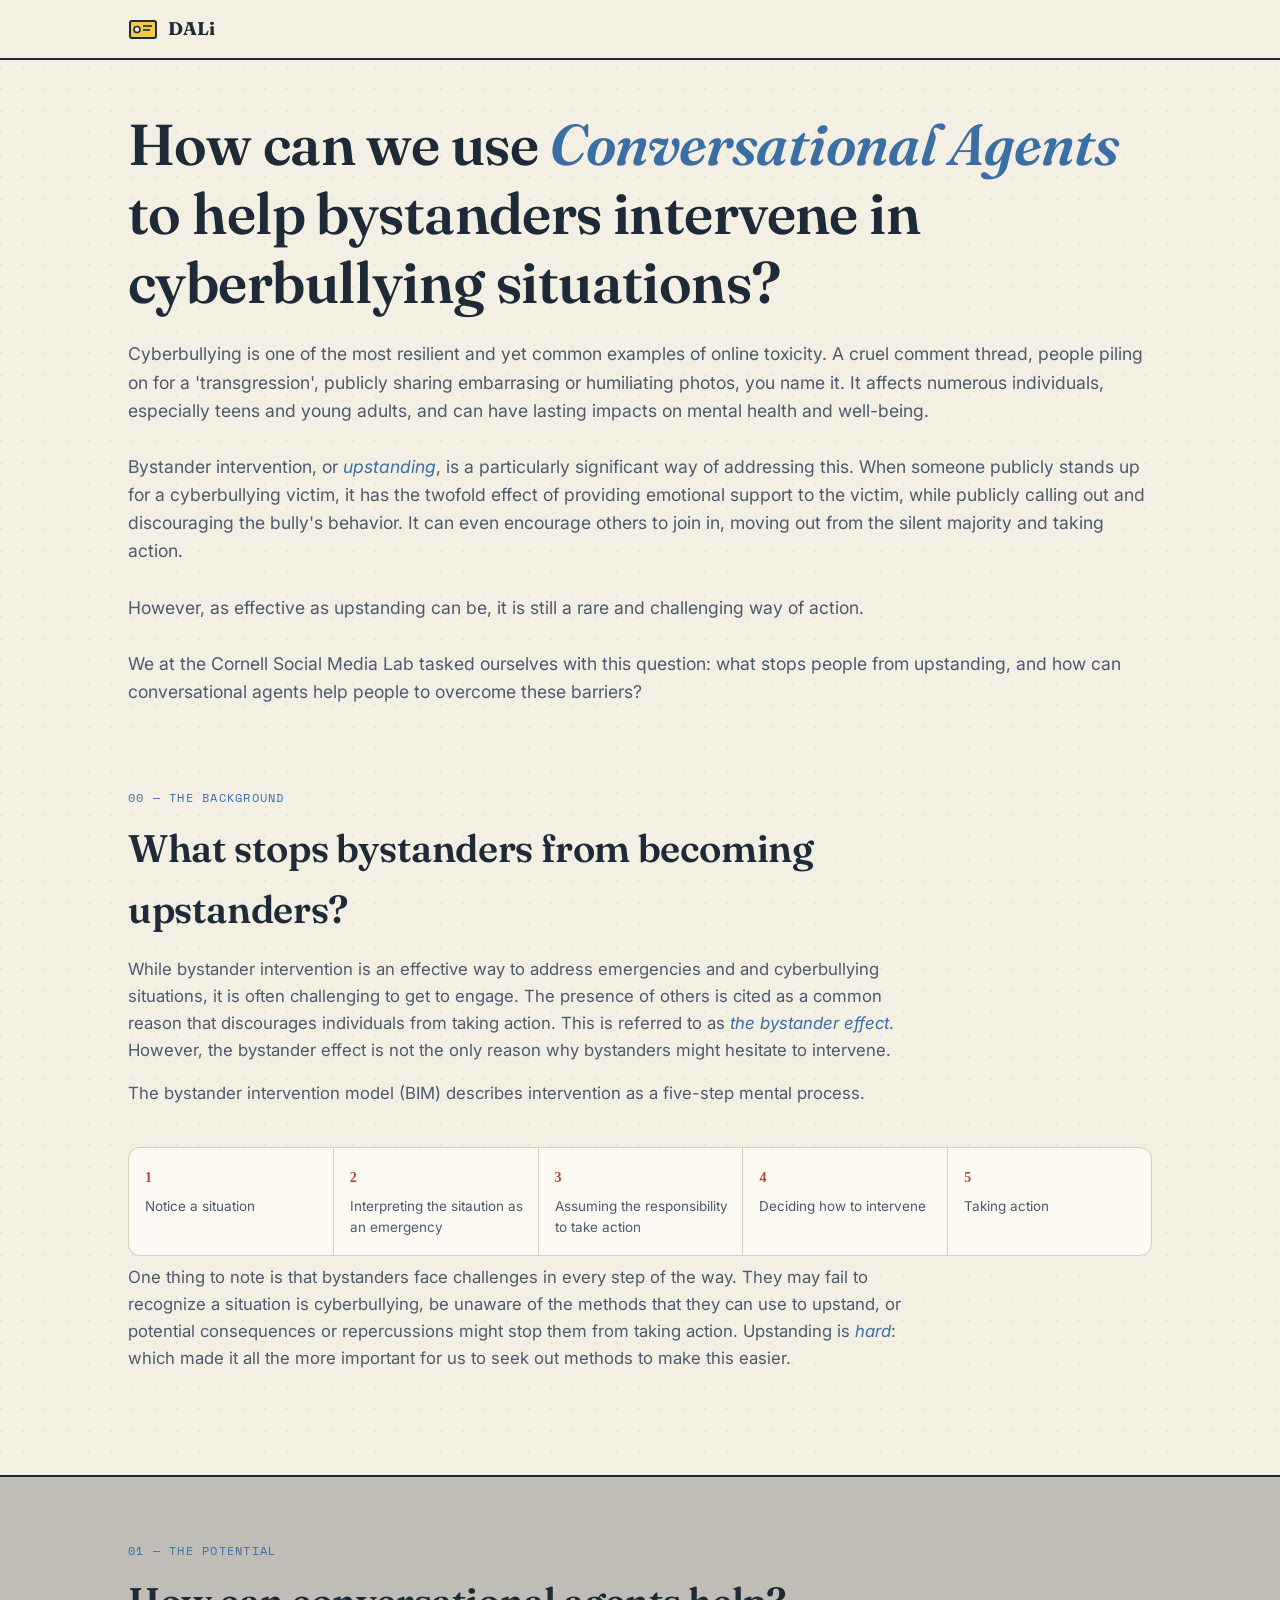
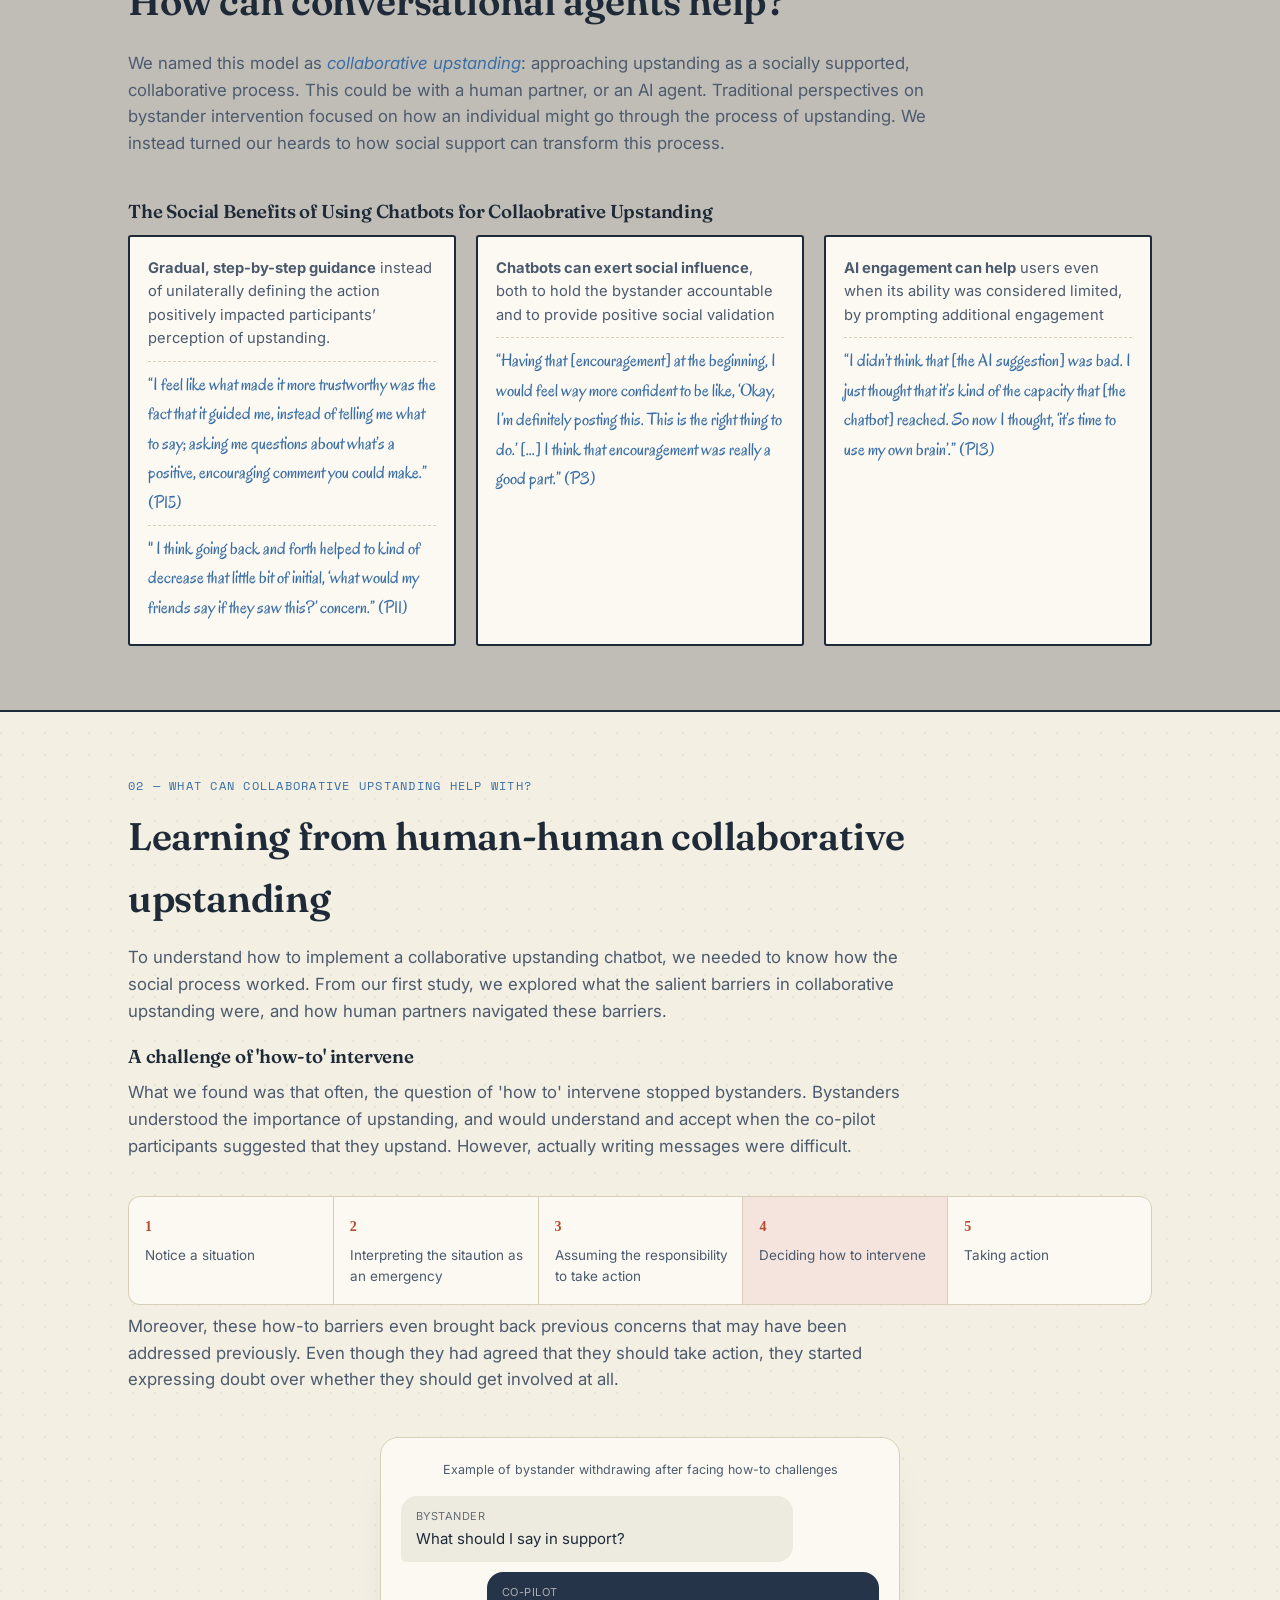
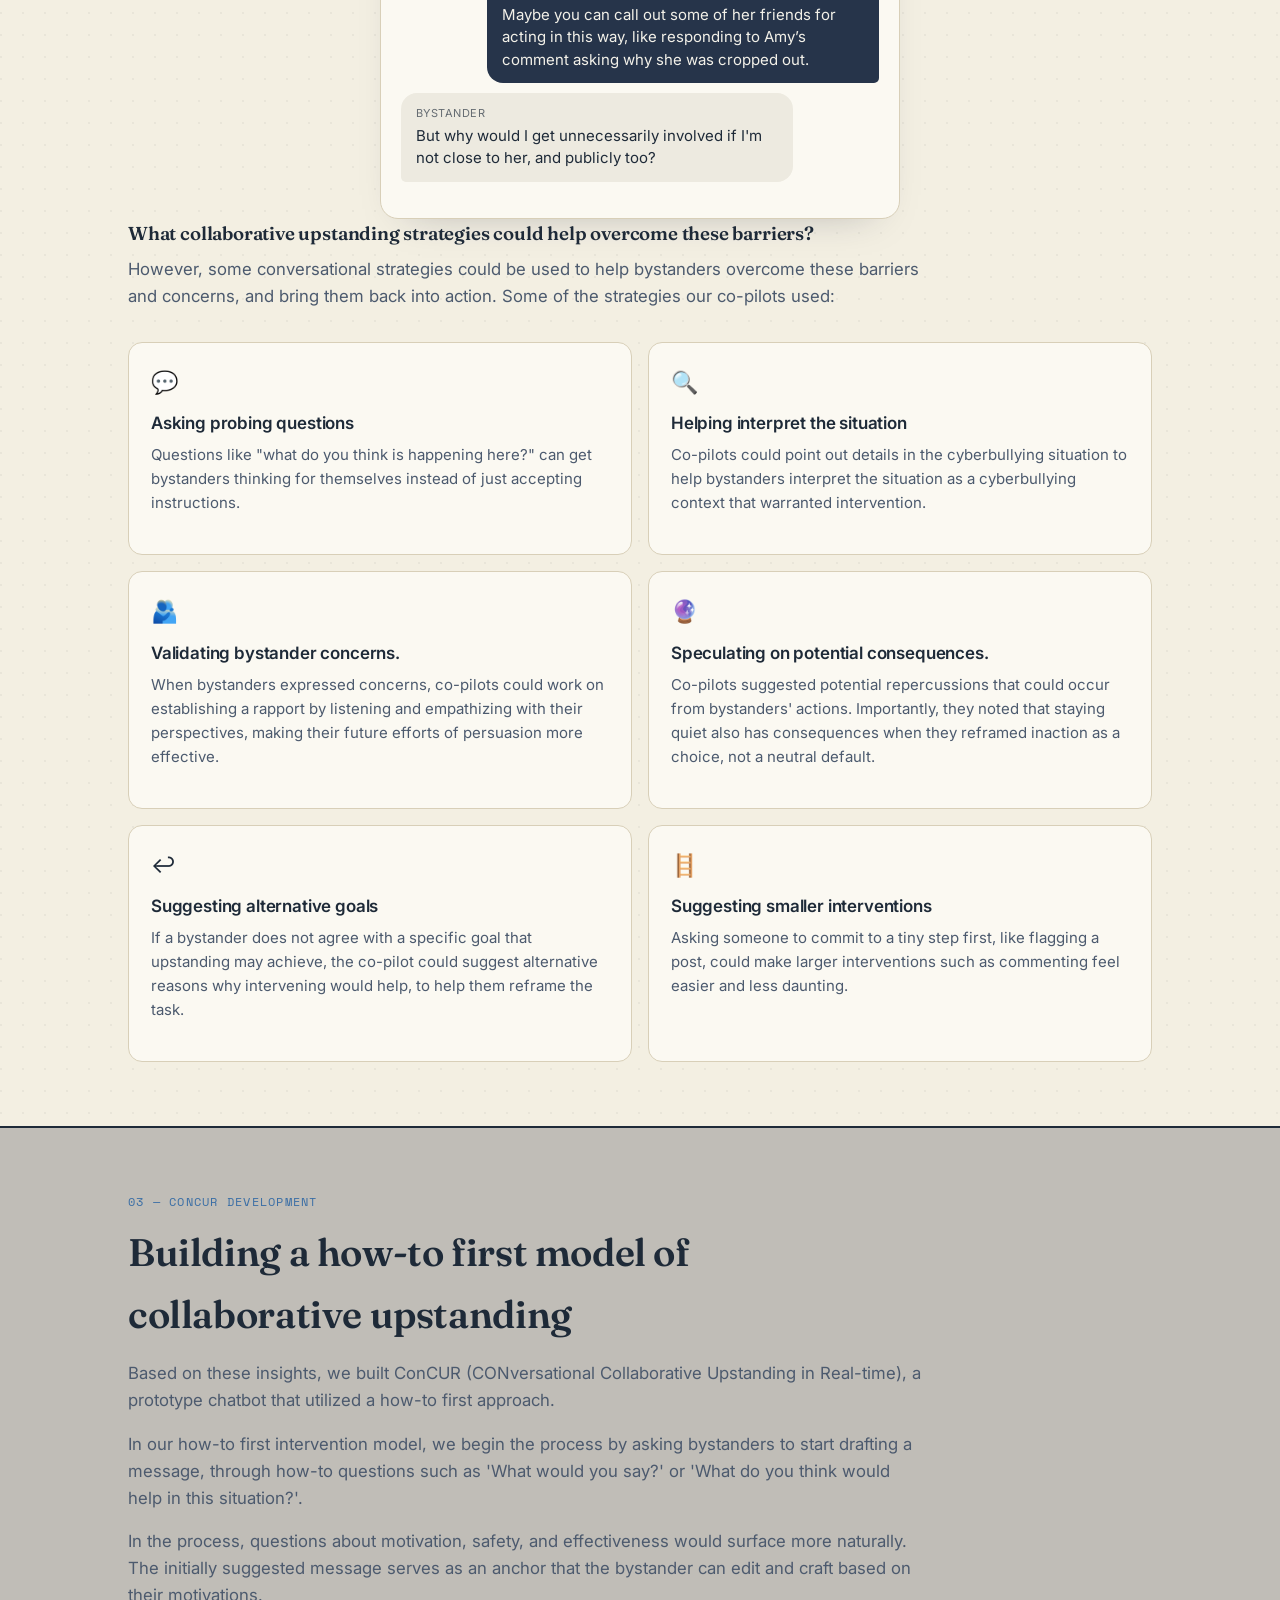
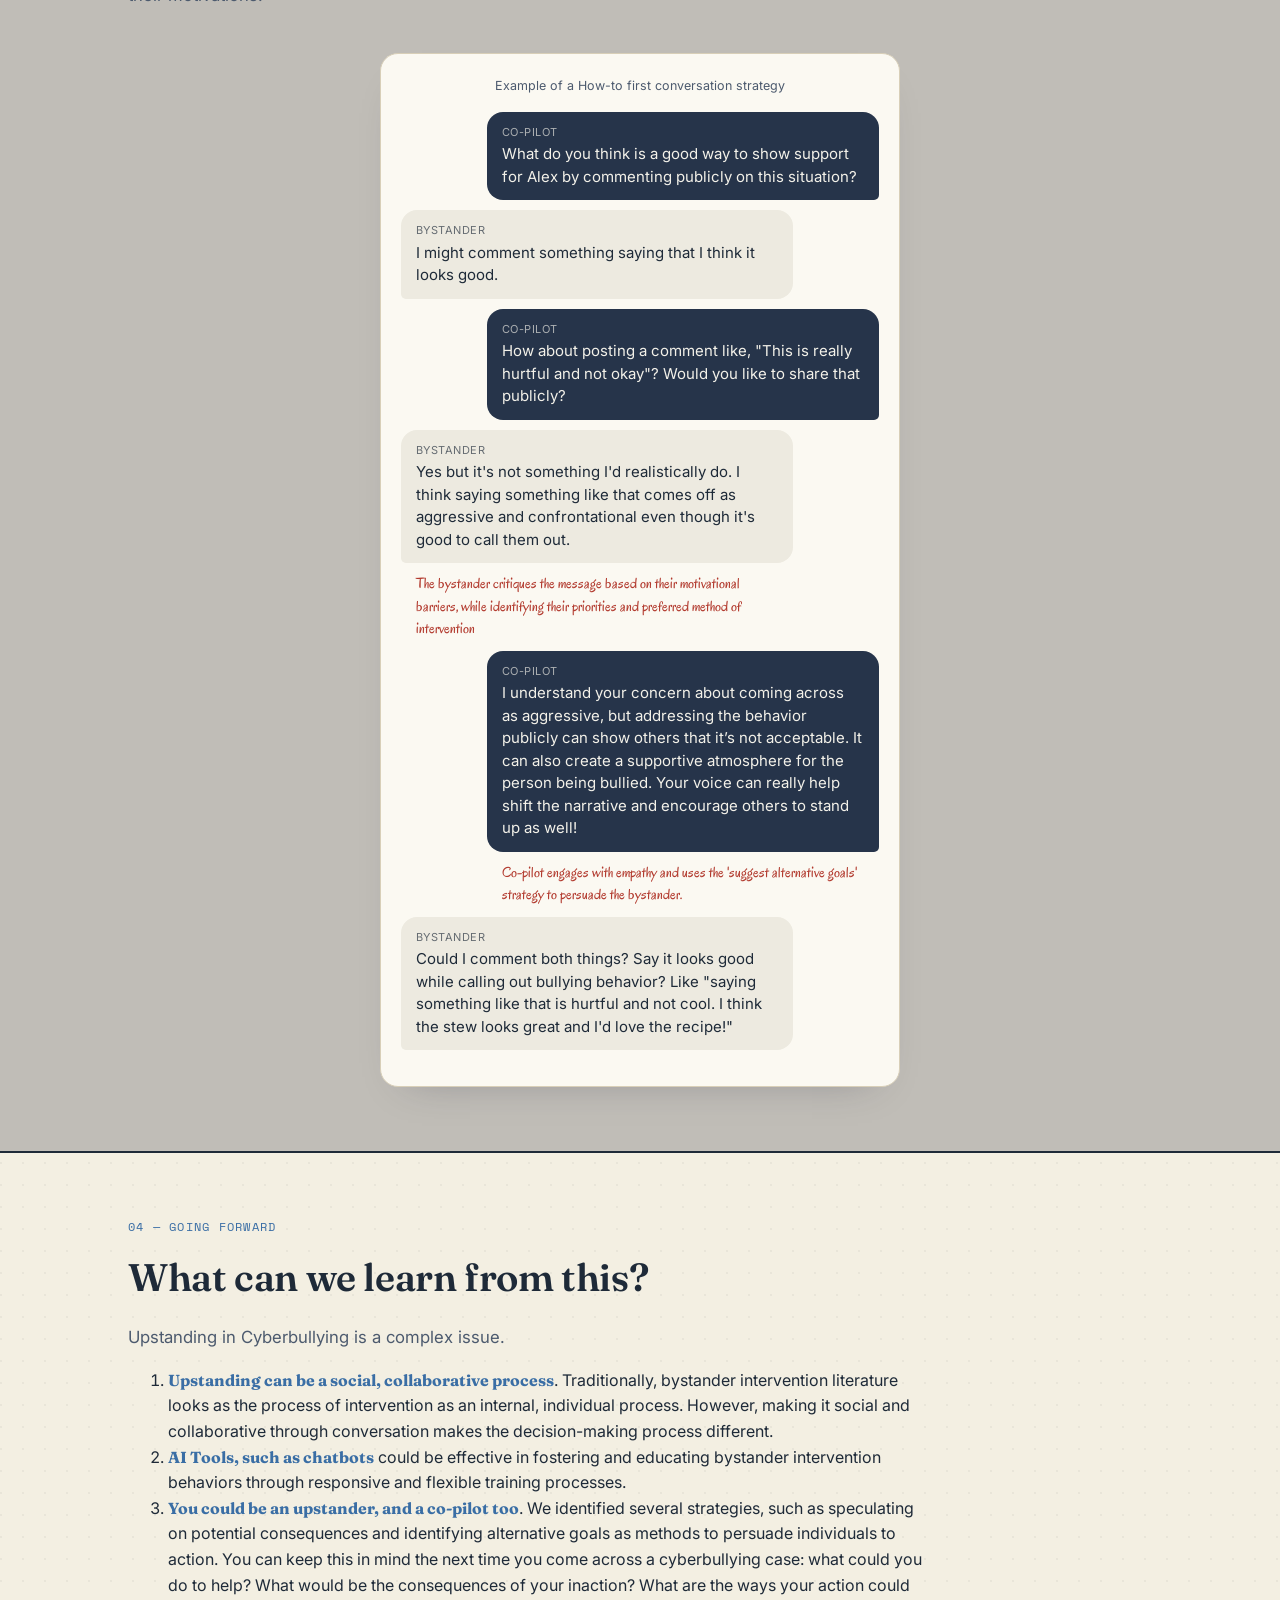
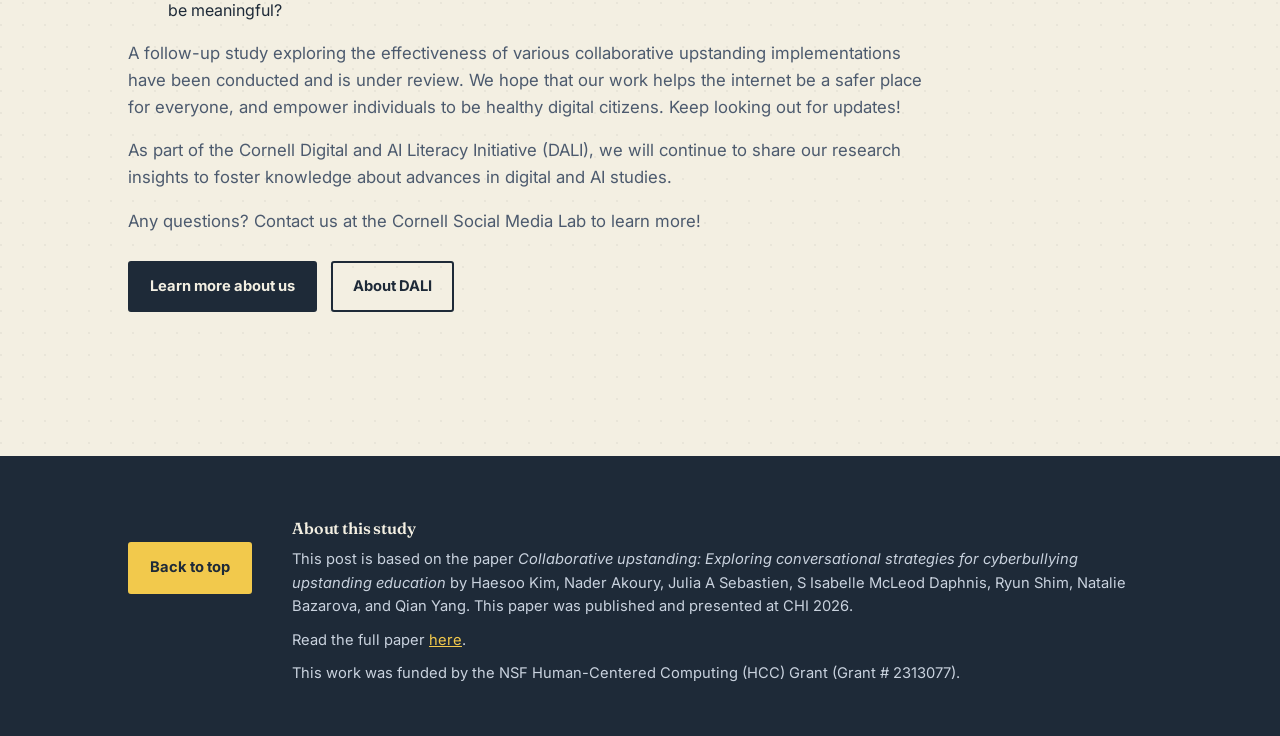
<file: copilot.html>
<!doctype html>
<html lang="en">
	<head>
		<meta charset="UTF-8" />
		<meta name="viewport" content="width=device-width, initial-scale=1.0" />
		<title>Using Chatbots to Teach Upstanding Behavior | Cornell Social Media Lab</title>
		<link rel="preconnect" href="https://fonts.googleapis.com" />
		<link
			href="https://fonts.googleapis.com/css2?family=Fraunces:ital,opsz,wght@0,9..144,400;0,9..144,500;0,9..144,600;0,9..144,700;1,9..144,500&family=Inter:wght@400;500;600;700&family=Caveat:wght@500;600;700&family=Oregano&family=Space+Mono:wght@400;700&display=swap"
			rel="stylesheet" />
		<link href="./style.css" rel="stylesheet" />
	</head>
	<body>
		<nav>
			<div class="wrap">
				<div class="brand">
					<svg width="30" height="30" viewBox="0 0 30 30" fill="none">
						<rect
							x="2"
							y="7"
							width="26"
							height="17"
							rx="2"
							stroke="#1E2A38"
							stroke-width="2"
							fill="#F2C94C" />
						<circle cx="9" cy="15.5" r="3" stroke="#1E2A38" stroke-width="1.6" fill="#F3EFE2" />
						<line x1="15" y1="12" x2="24" y2="12" stroke="#1E2A38" stroke-width="1.6" />
						<line x1="15" y1="16" x2="22" y2="16" stroke="#1E2A38" stroke-width="1.6" />
					</svg>
					DALi
				</div>
				<!-- <ul>
					<li><a href="#background">Background: LinkedIn</a></li>
					<li><a href="#study">Our Study</a></li>
					<li><a href="#rules">Professional vs. Personal</a></li>
					<li><a href="#model">Norm Formation Model</a></li>
					<li><a href="#tryit">Try It</a></li>
					<li><a href="#resources">Resources</a></li>
				</ul> -->
			</div>
		</nav>

		<!-- ============ HERO ============ -->
		<header class="hero wrap">
			<div id="top">
				<h1>
					How can we use <em>Conversational Agents</em> to help bystanders intervene in
					cyberbullying situations?
				</h1>
				<p class="hero-sub">
					Cyberbullying is one of the most resilient and yet common examples of online toxicity. A
					cruel comment thread, people piling on for a 'transgression', publicly sharing embarrasing
					or humiliating photos, you name it. It affects numerous individuals, especially teens and
					young adults, and can have lasting impacts on mental health and well-being.

					<br />
					<br />
					Bystander intervention, or <em>upstanding</em>, is a particularly significant way of
					addressing this. When someone publicly stands up for a cyberbullying victim, it has the
					twofold effect of providing emotional support to the victim, while publicly calling out
					and discouraging the bully's behavior. It can even encourage others to join in, moving out
					from the silent majority and taking action.
					<br />
					<br />
					However, as effective as upstanding can be, it is still a rare and challenging way of
					action.
					<br />
					<br />
					We at the Cornell Social Media Lab tasked ourselves with this question: what stops people
					from upstanding, and how can conversational agents help people to overcome these barriers?
				</p>
				<!-- <div class="hero-meta">
					<div><strong>20</strong>students interviewed</div>
					<div><strong>45–60min</strong>per conversation</div>
				</div> -->
				<!-- <div class="cta-row">
					<a href="#study" class="btn btn-primary">Read the plain-language version ↓</a>
					<a href="#tryit" class="btn btn-secondary">Try the "too personal?" quiz</a>
				</div> -->
			</div>

			<!-- <div class="hero-art">
				<div class="bcard-wrap">
					<div class="tape"></div>
				</div>
			</div> -->
		</header>

		<!-- ============ THE STUDY ============ -->
		<section id="background">
			<div class="wrap">
				<div class="section-head">
					<span class="kicker">00 — The Background</span>
					<h2>What stops bystanders from becoming upstanders?</h2>
					<p>
						While bystander intervention is an effective way to address emergencies and and
						cyberbullying situations, it is often challenging to get to engage. The presence of
						others is cited as a common reason that discourages individuals from taking action. This
						is referred to as <em>the bystander effect</em>. However, the bystander effect is not
						the only reason why bystanders might hesitate to intervene.
					</p>

					<p>
						The bystander intervention model (BIM) describes intervention as a five-step mental
						process.
					</p>
				</div>

				<div class="flow">
					<div class="stage">
						<span class="stepnum">1</span>
						<p>Notice a situation</p>
					</div>
					<div class="stage">
						<span class="stepnum">2</span>
						<p>Interpreting the sitaution as an emergency</p>
					</div>
					<div class="stage">
						<span class="stepnum">3</span>
						<p>Assuming the responsibility to take action</p>
					</div>
					<div class="stage">
						<span class="stepnum">4</span>
						<p>Deciding how to intervene</p>
					</div>
					<div class="stage">
						<span class="stepnum">5</span>
						<p>Taking action</p>
					</div>
				</div>

				<div class="section-head">
					<p>
						One thing to note is that bystanders face challenges in every step of the way. They may
						fail to recognize a situation is cyberbullying, be unaware of the methods that they can
						use to upstand, or potential consequences or repercussions might stop them from taking
						action. Upstanding is <em>hard</em>: which made it all the more important for us to seek
						out methods to make this easier.
					</p>
				</div>
			</div>
		</section>

		<section id="study" class="model-section">
			<div class="wrap">
				<div class="section-head">
					<span class="kicker">01 — The potential </span>
					<h2>How can conversational agents help?</h2>
					<p></p>
					<p>
						We named this model as <em>collaborative upstanding</em>: approaching upstanding as a
						socially supported, collaborative process. This could be with a human partner, or an AI
						agent. Traditional perspectives on bystander intervention focused on how an individual
						might go through the process of upstanding. We instead turned our heards to how social
						support can transform this process.
					</p>
				</div>

				<h3>The Social Benefits of Using Chatbots for Collaobrative Upstanding</h3>
				<div class="background-grid">
					<div class="rule-card">
						<!-- <h4>Professionally relevant</h4> -->
						<p>
							<strong>Gradual, step-by-step guidance</strong> instead of unilaterally defining the
							action positively impacted participants’ perception of upstanding.
						</p>
						<div class="rule-quote">
							“I feel like what made it more trustworthy was the fact that it guided me, instead of
							telling me what to say; asking me questions about what’s a positive, encouraging
							comment you could make.” (P15)
						</div>
						<div class="rule-quote">
							" I think going back and forth helped to kind of decrease that little bit of initial,
							‘what would my friends say if they saw this?’ concern.” (P11)
						</div>
					</div>

					<div class="rule-card">
						<!-- <span class="rule-num">Content is:</span>
						<h4>Polished in Language and Format</h4> -->
						<p>
							<strong>Chatbots can exert social influence</strong>, both to hold the bystander
							accountable and to provide positive social validation
						</p>
						<div class="rule-quote">
							“Having that [encouragement] at the beginning, I would feel way more confident to be
							like, ‘Okay, I’m definitely posting this. This is the right thing to do.’ [...] I
							think that encouragement was really a good part.” (P3)
						</div>
					</div>
					<div class="rule-card">
						<p>
							<strong>AI engagement can help</strong> users even when its ability was considered
							limited, by prompting additional engagement
						</p>
						<div class="rule-quote">
							“I didn’t think that [the AI suggestion] was bad. I just thought that it’s kind of the
							capacity that [the chatbot] reached. So now I thought, ‘it’s time to use my own
							brain’.” (P13)
						</div>
					</div>
				</div>
			</div>
		</section>

		<!-- ============ FOUR RULES ============ -->
		<section id="rules">
			<div class="wrap">
				<div class="section-head" style="margin-bottom: 0">
					<span class="kicker">02 — What can collaborative upstanding help with?</span>
					<h2>Learning from human-human collaborative upstanding</h2>
					<p>
						To understand how to implement a collaborative upstanding chatbot, we needed to know how
						the social process worked. From our first study, we explored what the salient barriers
						in collaborative upstanding were, and how human partners navigated these barriers.
					</p>
				</div>

				<div class="section-head" style="margin-bottom: 0">
					<h3>A challenge of 'how-to' intervene</h3>
					<p>
						What we found was that often, the question of 'how to' intervene stopped bystanders.
						Bystanders understood the importance of upstanding, and would understand and accept when
						the co-pilot participants suggested that they upstand. However, actually writing
						messages were difficult.
					</p>
				</div>
				<div class="flow">
					<div class="stage">
						<span class="stepnum">1</span>
						<p>Notice a situation</p>
					</div>
					<div class="stage">
						<span class="stepnum">2</span>
						<p>Interpreting the sitaution as an emergency</p>
					</div>
					<div class="stage">
						<span class="stepnum">3</span>
						<p>Assuming the responsibility to take action</p>
					</div>
					<div class="stage highlight">
						<span class="stepnum">4</span>
						<p>Deciding how to intervene</p>
					</div>
					<div class="stage">
						<span class="stepnum">5</span>
						<p>Taking action</p>
					</div>
				</div>

				<div class="section-head" style="margin-bottom: 0">
					<p>
						Moreover, these how-to barriers even brought back previous concerns that may have been
						addressed previously. Even though they had agreed that they should take action, they
						started expressing doubt over whether they should get involved at all.
					</p>
				</div>

				<div class="chatmock">
					<div class="chatlabel">
						Example of bystander withdrawing after facing how-to challenges
					</div>
					<div class="bubble bystander">
						<span class="who">Bystander</span>What should I say in support?
					</div>
					<div class="bubble copilot">
						<span class="who">Co-pilot</span>Maybe you can call out some of her friends for acting
						in this way, like responding to Amy’s comment asking why she was cropped out.
					</div>
					<div class="bubble bystander">
						<span class="who">Bystander</span>But why would I get unnecessarily involved if I'm not
						close to her, and publicly too?
					</div>
				</div>

				<div class="section-head" style="margin-bottom: 0">
					<h3>What collaborative upstanding strategies could help overcome these barriers?</h3>
					<p>
						However, some conversational strategies could be used to help bystanders overcome these
						barriers and concerns, and bring them back into action. Some of the strategies our
						co-pilots used:
					</p>
				</div>

				<div class="barrier-grid">
					<div class="card">
						<span class="icon">💬</span>
						<h3>Asking probing questions</h3>
						<p>
							Questions like "what do you think is happening here?" can get bystanders thinking for
							themselves instead of just accepting instructions.
						</p>
					</div>
					<div class="card">
						<span class="icon">🔍</span>
						<h3>Helping interpret the situation</h3>
						<p>
							Co-pilots could point out details in the cyberbullying situation to help bystanders
							interpret the situation as a cyberbullying context that warranted intervention.
						</p>
					</div>
					<div class="card">
						<span class="icon">🫂</span>
						<h3>Validating bystander concerns.</h3>
						<p>
							When bystanders expressed concerns, co-pilots could work on establishing a rapport by
							listening and empathizing with their perspectives, making their future efforts of
							persuasion more effective.
						</p>
					</div>
					<div class="card">
						<span class="icon">🔮</span>
						<h3>Speculating on potential consequences.</h3>
						<p>
							Co-pilots suggested potential repercussions that could occur from bystanders' actions.
							Importantly, they noted that staying quiet also has consequences when they reframed
							inaction as a choice, not a neutral default.
						</p>
					</div>
					<div class="card">
						<span class="icon">↩️</span>
						<h3>Suggesting alternative goals</h3>
						<p>
							If a bystander does not agree with a specific goal that upstanding may achieve, the
							co-pilot could suggest alternative reasons why intervening would help, to help them
							reframe the task.
						</p>
					</div>
					<div class="card">
						<span class="icon">🪜</span>
						<h3>Suggesting smaller interventions</h3>
						<p>
							Asking someone to commit to a tiny step first, like flagging a post, could make larger
							interventions such as commenting feel easier and less daunting.
						</p>
					</div>
				</div>
			</div>
		</section>

		<!-- ============ THE MODEL (diagram) ============ -->
		<section id="model" class="model-section">
			<div class="wrap">
				<div class="section-head">
					<span class="kicker">03 — ConCUR development</span>
					<h2>Building a how-to first model of collaborative upstanding</h2>
					<p>
						Based on these insights, we built ConCUR (CONversational Collaborative Upstanding in
						Real-time), a prototype chatbot that utilized a how-to first approach.
					</p>
					<p>
						In our how-to first intervention model, we begin the process by asking bystanders to
						start drafting a message, through how-to questions such as 'What would you say?' or
						'What do you think would help in this situation?'.
					</p>

					<p>
						In the process, questions about motivation, safety, and effectiveness would surface more
						naturally. The initially suggested message serves as an anchor that the bystander can
						edit and craft based on their motivations.
					</p>
				</div>

				<div class="chatmock">
					<div class="chatlabel">Example of a How-to first conversation strategy</div>
					<div class="bubble copilot">
						<span class="who">Co-pilot</span>What do you think is a good way to show support for
						Alex by commenting publicly on this situation?
					</div>
					<div class="bubble bystander">
						<span class="who">Bystander</span>I might comment something saying that I think it looks
						good.
					</div>
					<div class="bubble copilot">
						<span class="who">Co-pilot</span>How about posting a comment like, "This is really
						hurtful and not okay"? Would you like to share that publicly?
					</div>
					<div class="bubble bystander">
						<span class="who">Bystander</span>Yes but it's not something I'd realistically do. I
						think saying something like that comes off as aggressive and confrontational even though
						it's good to call them out.
					</div>
					<div class="explanation bystander">
						The bystander critiques the message based on their motivational barriers, while
						identifying their priorities and preferred method of intervention
					</div>
					<div class="bubble copilot">
						<span class="who">Co-pilot</span>I understand your concern about coming across as
						aggressive, but addressing the behavior publicly can show others that it’s not
						acceptable. It can also create a supportive atmosphere for the person being bullied.
						Your voice can really help shift the narrative and encourage others to stand up as well!
					</div>
					<div class="explanation copilot">
						Co-pilot engages with empathy and uses the 'suggest alternative goals' strategy to
						persuade the bystander.
					</div>
					<div class="bubble bystander">
						<span class="who">Bystander</span>Could I comment both things? Say it looks good while
						calling out bullying behavior? Like "saying something like that is hurtful and not cool.
						I think the stew looks great and I'd love the recipe!"
					</div>
				</div>
			</div>
		</section>

		<section id="takeaways">
			<div class="wrap">
				<div class="section-head">
					<span class="kicker">04 — Going forward</span>
					<h2>What can we learn from this?</h2>
					<p>Upstanding in Cyberbullying is a complex issue.</p>

					<ol>
						<li>
							<strong>Upstanding can be a social, collaborative process</strong>. Traditionally,
							bystander intervention literature looks as the process of intervention as an internal,
							individual process. However, making it social and collaborative through conversation
							makes the decision-making process different.
						</li>

						<li>
							<strong>AI Tools, such as chatbots</strong> could be effective in fostering and
							educating bystander intervention behaviors through responsive and flexible training
							processes.
						</li>

						<li>
							<strong>You could be an upstander, and a co-pilot too</strong>. We identified several
							strategies, such as speculating on potential consequences and identifying alternative
							goals as methods to persuade individuals to action. You can keep this in mind the next
							time you come across a cyberbullying case: what could you do to help? What would be
							the consequences of your inaction? What are the ways your action could be meaningful?
						</li>
					</ol>

					<p>
						A follow-up study exploring the effectiveness of various collaborative upstanding
						implementations have been conducted and is under review. We hope that our work helps the
						internet be a safer place for everyone, and empower individuals to be healthy digital
						citizens. Keep looking out for updates!
					</p>

					<p>
						As part of the Cornell Digital and AI Literacy Initiative (DALI), we will continue to
						share our research insights to foster knowledge about advances in digital and AI
						studies.
					</p>

					<p>Any questions? Contact us at the Cornell Social Media Lab to learn more!</p>

					<div class="cta-row">
						<a href="https://socialmedialab.cornell.edu/" class="btn btn-primary"
							>Learn more about us</a
						>
						<a href="https://dali.cornell.edu/" class="btn btn-secondary">About DALI</a>
					</div>
				</div>
			</div>
		</section>

		<!-- ============ RESOURCES / FOOTER ============ -->
		<footer id="resources">
			<div class="wrap">
				<div class="foot-grid">
					<div>
						<!-- <h3>Social Media Lab Notes</h3>
						<p style="color: #c9d2de; max-width: 40ch">
							Plain-language write-ups of research on how people present themselves online — made
							for students, educators, and the LinkedIn-curious.
						</p> -->
						<div class="cta-row">
							<a
								href="#top"
								class="btn"
								style="background: var(--yellow); border-color: var(--yellow); color: var(--ink)"
								>Back to top</a
							>
						</div>
					</div>
					<!-- <div>
						<h3 style="font-size: 1rem">More social media literacy</h3>
						<ul class="foot-list">
							<li>What "imagined audiences" means online</li>
							<li>Why authenticity isn't the same as oversharing</li>
							<li>How platforms shape what feels "normal" to post</li>
							<li>Guides for talking to teens about social media</li>
						</ul>
					</div> -->
					<div>
						<h3 style="font-size: 1rem">About this study</h3>
						<ul class="foot-list">
							<li>
								This post is based on the paper
								<i
									>Collaborative upstanding: Exploring conversational strategies for cyberbullying
									upstanding education</i
								>
								by Haesoo Kim, Nader Akoury, Julia A Sebastien, S Isabelle McLeod Daphnis, Ryun
								Shim, Natalie Bazarova, and Qian Yang. This paper was published and presented at CHI
								2026.
							</li>
							<li>
								Read the full paper
								<a href="https://dl.acm.org/doi/full/10.1145/3772318.3791859">here</a>.
							</li>
							<li>
								This work was funded by the NSF Human-Centered Computing (HCC) Grant (Grant #
								2313077).
							</li>
							<!-- <li>Advised by Cornell Social Media Lab members Haesoo Kim and Natalie Bazarova.</li> -->
						</ul>
					</div>
				</div>
				<!-- <div class="foot-bottom">
					<span>Cornell Social Media Lab — research made readable.</span>
					<span>Based on "I See LinkedIn as a Business Card" (2026)</span>
				</div> -->
			</div>
		</footer>

		<script src="script.js"></script>
	</body>
</html>
</file>
<file: style.css>
:root {
	--paper: #f3efe2;
	--paper-dark: #c0bdb7;
	--card: #fbf9f2;
	--ink: #1e2a38;
	--ink-soft: #4c5a6e;
	--pencil: #8b8474;
	--blue: #3a6ea5;
	--blue-soft: #dce6f0;
	--yellow: #f2c94c;
	--yellow-soft: #fbefc6;
	--red: #b23a2e;
	--rust: #b54a2e;
	--red-soft: #f3dcd7;
	--line: #d8cfb8;
	--bubble-bystander: #edeae0;
	--bubble-copilot: #26344a;
	--bubble-copilot-text: #f3f1e9;
	--teal: #2e6e5e;
	--teal-soft: #e4eee9;
	--rust: #b54a2e;
	--rust-soft: #f5e4dd;
	--radius: 3px;
}
* {
	box-sizing: border-box;
}
html {
	scroll-behavior: smooth;
}
body {
	margin: 0;
	background: var(--paper);
	color: var(--ink);
	font-family: "Inter", sans-serif;
	font-size: 16px;
	line-height: 1.6;
	background-image: radial-gradient(circle at 1px 1px, rgba(30, 42, 56, 0.05) 1px, transparent 0);
	background-size: 22px 22px;
}

li {
	font-family: "Inter", sans-serif;
	color: var(--ink);
}

li strong {
	font-family: "Fraunces", serif;
	color: var(--blue);
}
h1,
h2,
h3,
h4 {
	font-family: "Fraunces", serif;
	font-weight: 600;
	margin: 0 0 0.4em 0;
	color: var(--ink);
	letter-spacing: -0.01em;
}
.hand {
	font-family: "Oregano", cursive;
	font-weight: 700;
}
.mono {
	font-family: "Space Mono", monospace;
}
a {
	color: var(--blue);
}
p {
	margin: 0 0 1em 0;
}
.wrap {
	max-width: 1080px;
	margin: 0 auto;
	padding: 0 28px;
}
::selection {
	background: var(--yellow);
}

/* ---------- NAV ---------- */
nav {
	position: sticky;
	top: 0;
	z-index: 50;
	background: rgba(243, 239, 226, 0.9);
	backdrop-filter: blur(6px);
	border-bottom: 2px solid var(--ink);
}
nav .wrap {
	display: flex;
	align-items: center;
	justify-content: space-between;
	padding-top: 14px;
	padding-bottom: 14px;
}
.brand {
	display: flex;
	align-items: center;
	gap: 10px;
	font-family: "Fraunces", serif;
	font-weight: 700;
	font-size: 1.15rem;
}
.brand svg {
	flex-shrink: 0;
}
nav ul {
	list-style: none;
	display: flex;
	gap: 26px;
	margin: 0;
	padding: 0;
}
nav a {
	color: var(--ink);
	text-decoration: none;
	font-size: 0.92rem;
	font-weight: 600;
	border-bottom: 2px solid transparent;
	padding-bottom: 2px;
}
nav a:hover {
	border-bottom: 2px solid var(--yellow);
}
@media (max-width: 760px) {
	nav ul {
		display: none;
	}
}

/* ---------- HERO ---------- */
.hero {
	/* padding: 60px; */
	display: grid;
	/* grid-template-columns: 1.1fr 1fr; */
	gap: 40px;
	align-items: center;
	padding-top: 50px;
}
@media (max-width: 860px) {
	.hero {
		grid-template-columns: 1fr;
		padding-top: 50px;
	}
}
.eyebrow {
	display: inline-flex;
	align-items: center;
	gap: 8px;
	background: var(--yellow-soft);
	border: 1.5px solid var(--ink);
	border-radius: 20px;
	padding: 5px 14px 6px;
	font-size: 0.8rem;
	font-weight: 700;
	text-transform: uppercase;
	letter-spacing: 0.06em;
	margin-bottom: 22px;
}
.hero h1 {
	font-size: clamp(2.4rem, 5vw, 3.6rem);
	line-height: 1.2;
}
em {
	font-style: italic;
	color: var(--blue);
}
.hero-sub {
	font-size: 1.1rem;
	color: var(--ink-soft);
	/* max-width: 80; */
	margin-top: 18px;
}
.hero-meta {
	display: flex;
	gap: 22px;
	margin-top: 28px;
	flex-wrap: wrap;
}
.hero-meta div {
	font-size: 0.85rem;
	color: var(--pencil);
}
.hero-meta strong {
	display: block;
	font-family: "Fraunces", serif;
	font-size: 1.5rem;
	color: var(--ink);
}
.hero-art {
	position: relative;
}

/* business card sketch */
.bcard-wrap {
	position: relative;
	width: 100%;
	max-width: 420px;
	margin: 0 auto;
}
.tape {
	position: absolute;
	width: 70px;
	height: 26px;
	background: rgba(242, 201, 76, 0.55);
	border: 1px solid rgba(30, 42, 56, 0.2);
	top: -14px;
	left: 38%;
	transform: rotate(-6deg);
	box-shadow: 0 2px 4px rgba(0, 0, 0, 0.08);
}

/* ---------- SECTIONS ---------- */
section {
	padding: 64px 0;
}
.section-head {
	max-width: 800px;
	margin-bottom: 40px;
}
.kicker {
	font-family: "Space Mono", monospace;
	font-size: 0.78rem;
	text-transform: uppercase;
	letter-spacing: 0.1em;
	color: var(--blue);
	margin-bottom: 10px;
	display: block;
}
.section-head h2 {
	font-size: clamp(1.7rem, 3.4vw, 2.4rem);
}
.section-head p {
	color: var(--ink-soft);
	font-size: 1.05rem;
}

.divider {
	display: flex;
	align-items: center;
	justify-content: center;
	margin: 0;
	padding: 6px 0;
}

/* intro two column */
.intro-grid {
	display: grid;
	grid-template-columns: 1fr 1fr;
	gap: 50px;
	align-items: start;
}
@media (max-width: 800px) {
	.intro-grid {
		grid-template-columns: 1fr;
	}
}
.note-box {
	background: var(--card);
	border: 2px solid var(--ink);
	border-radius: var(--radius);
	padding: 22px 24px;
	box-shadow: 5px 5px 5px var(--paper-dark);
}
.note-box h3 {
	font-size: 1.15rem;
}

/* Four rules cards */
.rules-grid {
	display: grid;
	grid-template-columns: repeat(4, 1fr);
	gap: 20px;
	margin-top: 16px;
}
@media (max-width: 900px) {
	.rules-grid {
		grid-template-columns: repeat(2, 1fr);
	}
}
@media (max-width: 520px) {
	.rules-grid {
		grid-template-columns: 1fr;
	}
}
.rule-card {
	background: var(--card);
	border: 2px solid var(--ink);
	border-radius: var(--radius);
	padding: 20px 18px 22px;
	position: relative;
	transition: transform 0.15s ease;
}
.rule-card:hover {
	transform: translateY(-4px) rotate(-0.6deg);
}
.rule-num {
	font-family: "Space Mono", monospace;
	font-size: 0.75rem;
	color: var(--pencil);
}
.rule-card h4 {
	font-size: 1.15rem;
	margin: 6px 0 8px;
}
.rule-card p {
	font-size: 0.92rem;
	color: var(--ink-soft);
	margin-bottom: 10px;
}
.rule-quote {
	font-family: "Oregano", cursive;
	font-size: 1.15rem;
	color: var(--blue);
	border-top: 1px dashed var(--line);
	padding-top: 8px;
	margin-top: 8px;
}

/* model diagram section */
.model-section {
	background: var(--paper-dark);
	border-top: 2px solid var(--ink);
	border-bottom: 2px solid var(--ink);
}
.diagram-caption {
	text-align: center;
	font-family: "Oregano", cursive;
	font-size: 1.3rem;
	color: var(--ink-soft);
	margin-top: 8px;
}

/* try it quiz */
.quiz-grid {
	display: grid;
	grid-template-columns: repeat(3, 1fr);
	gap: 18px;
	margin-bottom: 26px;
}
@media (max-width: 820px) {
	.quiz-grid {
		grid-template-columns: 1fr 1fr;
	}
}
@media (max-width: 560px) {
	.quiz-grid {
		grid-template-columns: 1fr;
	}
}
.scenario {
	background: var(--card);
	border: 2px solid var(--ink);
	border-radius: var(--radius);
	padding: 16px;
	cursor: pointer;
	font-size: 0.95rem;
	user-select: none;
}
.scenario.selected {
	background: var(--yellow-soft);
}
.scenario .tag {
	font-family: "Space Mono", monospace;
	font-size: 0.7rem;
	color: var(--pencil);
	display: block;
	margin-bottom: 6px;
}
#verdict-panel {
	background: var(--card);
	border: 2px solid var(--ink);
	border-radius: var(--radius);
	padding: 24px 26px;
	min-height: 90px;
	box-shadow: 5px 5px 5px var(--paper-dark);
}
#verdict-panel .placeholder {
	color: var(--pencil);
	font-style: italic;
}
.verdict-badge {
	display: inline-block;
	padding: 4px 12px;
	border-radius: 14px;
	font-weight: 700;
	font-size: 0.8rem;
	margin-bottom: 10px;
	border: 1.5px solid var(--ink);
}
.verdict-badge.ok {
	background: var(--blue-soft);
}
.verdict-badge.risky {
	background: var(--red-soft);
}

/* bounded authenticity quote */
.quote-block {
	background: var(--ink);
	color: var(--paper);
	border-radius: var(--radius);
	padding: 20px 40px;
	position: relative;
	margin: 16px auto;
	width: fit-content;
}
.quote-block .mark {
	font-family: "Fraunces", serif;
	font-size: 3rem;
	color: var(--yellow);
	line-height: 0;
	position: relative;
	top: 20px;
	display: inline-block;
}
.quote-block p {
	font-family: "Oregano";
	margin: 0 24px;
	font-style: italic;
	font-size: 1.5rem;
	line-height: 1.4;
	max-width: 70ch;
	color: var(--paper);
}
.quote-block cite {
	display: block;
	margin-top: 16px;
	font-style: normal;
	color: var(--yellow);
	font-family: "Space Mono", monospace;
	font-size: 0.85rem;
}

/* two-col facts */
.facts-grid {
	display: grid;
	grid-template-columns: 1fr 1fr 1fr;
	gap: 20px;
}
@media (max-width: 800px) {
	.facts-grid {
		grid-template-columns: 1fr;
	}
}

/* Example Linkedin Post */

.example {
	background-color: white;
	/* padding: 2em; */
	box-shadow: 5px 5px 5px var(--paper-dark);
}

.example-wrapper {
	border: solid var(--blue) 2px;
	padding: 2em;
}

.example .profile {
	display: flex;
	gap: 16px;
	margin-bottom: 10px;
	font-weight: 600;
}

/* ---- Flow diagram (five stages) ---- */
.flow {
	display: flex;
	flex-wrap: wrap;
	gap: 0;
	margin: 36px 0 8px;
	counter-reset: stage;
}
.flow .stage {
	flex: 1 1 150px;
	position: relative;
	padding: 16px 14px 16px 16px;
	background: var(--card);
	border: 1px solid var(--line);
}
.flow .stage:first-child {
	border-radius: 12px 0 0 12px;
}
.flow .stage:last-child {
	border-radius: 0 12px 12px 0;
}
.flow .stage:not(:last-child) {
	border-right: none;
}
.flow .stage .stepnum {
	font-family: "Newsreader", serif;
	color: var(--rust);
	font-weight: 600;
	font-size: 14px;
}
.flow .stage p {
	font-size: 13.5px;
	color: var(--ink-soft);
	margin: 6px 0 0;
}
.flow .stage.highlight {
	background: var(--rust-soft);
}
.flow .stage.highlight .stepnum {
	color: var(--rust);
}

.chatmock {
	margin: 44px auto 0;
	max-width: 520px;
	background: var(--card);
	border: 1px solid var(--line);
	border-radius: 18px;
	padding: 22px 20px 26px;
	box-shadow: 0 18px 40px -28px rgba(32, 35, 58, 0.35);
}
.chatmock .chatlabel {
	font-size: 12.5px;
	color: var(--ink-soft);
	text-align: center;
	margin-bottom: 16px;
}
.bubble {
	max-width: 82%;
	padding: 12px 15px;
	border-radius: 16px;
	font-size: 15px;
	line-height: 1.5;
	margin-bottom: 10px;
}

.explanation.bystander {
	max-width: 82%;
	padding: 0px 15px;
	/* border-radius: 16px; */
	font-size: 15px;
	line-height: 1.5;
	margin-bottom: 10px;
	font-family: "Oregano", cursive;
	color: var(--red);
}

.explanation.copilot {
	max-width: 82%;
	padding: 0px 15px;
	/* border-radius: 16px; */
	font-size: 15px;
	margin-left: auto;
	line-height: 1.5;
	margin-bottom: 10px;
	font-family: "Oregano", cursive;
	color: var(--red);
}

.bubble.bystander {
	background: var(--bubble-bystander);
	color: var(--ink);
	border-bottom-left-radius: 5px;
}
.bubble.copilot {
	background: var(--bubble-copilot);
	color: var(--bubble-copilot-text);
	border-bottom-right-radius: 5px;
	margin-left: auto;
}
.bubble .who {
	display: block;
	font-size: 11px;
	opacity: 0.65;
	margin-bottom: 3px;
	text-transform: uppercase;
	letter-spacing: 0.04em;
}

/* ---- Two-column comparison for findings ---- */
.split {
	display: grid;
	grid-template-columns: 1fr 1fr;
	gap: 20px;
	margin-top: 28px;
}
.split .col {
	background: var(--card);
	border: 1px solid var(--line);
	border-radius: 14px;
	padding: 22px;
}
.split .col.rust-edge {
	border-top: 3px solid var(--rust);
}
.split .col.teal-edge {
	border-top: 3px solid var(--teal);
}
.split h3 {
	font-size: 16px;
	margin-bottom: 10px;
}
.split p {
	font-size: 15px;
	color: var(--ink-soft);
	margin-bottom: 0.8em;
}

.barrier-grid {
	display: grid;
	grid-template-columns: 1fr 1fr;
	gap: 16px;
	margin-top: 32px;
}
.card {
	background: var(--card);
	border: 1px solid var(--line);
	border-radius: 14px;
	padding: 22px 22px 24px;
}
.card .icon {
	font-size: 22px;
	display: block;
	margin-bottom: 10px;
}
.card h3 {
	font-size: 17px;
	margin-bottom: 6px;
	font-family: "Inter", sans-serif;
	font-weight: 600;
}
.card p {
	font-size: 15px;
	color: var(--ink-soft);
}

#example-photo {
	width: 48px;
	height: 48px;
	background-color: var(--ink-soft);
	border-radius: 100%;
}

#example-logo {
	width: 100%;
	height: 200px;
	background-color: var(--ink-soft);
}

.post {
	display: grid;
	grid-template-columns: 1fr 1fr;
	column-gap: 3em;
	align-items: center;
}
@media (max-width: 800px) {
	.post {
		grid-template-columns: 1fr;
	}
}

.example-note {
	font-family: "Space Mono", monospace;
	text-transform: uppercase;
	color: var(--red);
}

/* Background */

.background-grid {
	display: grid;
	grid-template-columns: 1fr 1fr 1fr;
	gap: 20px;
}
@media (max-width: 800px) {
	.background-grid {
		grid-template-columns: 1fr;
	}
}

/* footer / resources */
footer {
	background: var(--ink);
	color: var(--paper);
	padding: 60px 0 40px;
	margin-top: 40px;
}
footer h3 {
	color: var(--paper);
}
footer a {
	color: var(--yellow);
}
.foot-grid {
	display: grid;
	grid-template-columns: auto auto;
	gap: 40px;
}
@media (max-width: 760px) {
	.foot-grid {
		grid-template-columns: 1fr;
	}
}
.foot-list {
	list-style: none;
	padding: 0;
	margin: 0;
}
.foot-list li {
	margin-bottom: 10px;
	font-size: 0.92rem;
	color: #c9d2de;
}
.foot-bottom {
	border-top: 1px solid rgba(243, 239, 226, 0.2);
	margin-top: 40px;
	padding-top: 20px;
	display: flex;
	justify-content: space-between;
	flex-wrap: wrap;
	gap: 10px;
	font-size: 0.8rem;
	color: #93a0b3;
}

.pill {
	display: inline-block;
	background: var(--blue-soft);
	border: 1px solid var(--ink);
	border-radius: 14px;
	padding: 2px 10px;
	font-size: 0.78rem;
	font-weight: 600;
	margin-right: 6px;
}

/* expandable "want to know more" panel */
.reveal-btn {
	display: inline-flex;
	align-items: center;
	gap: 7px;
	background: none;
	border: none;
	cursor: pointer;
	font-family: "Space Mono", monospace;
	font-weight: 700;
	text-transform: uppercase;
	font-size: 0.8rem;
	color: var(--ink-soft);
	padding: 2px 0;
	margin-top: 6px;
}
.reveal-btn .caret {
	display: inline-block;
	transition: transform 0.25s ease;
	font-family: "Inter", sans-serif;
	font-size: 0.8rem;
}
.reveal-btn[aria-expanded="true"] .caret {
	transform: rotate(90deg);
}
.reveal-btn:hover {
	text-decoration: underline;
}
.detail-panel {
	max-height: 0;
	overflow: hidden;
	transition: max-height 0.4s ease;
}
.detail-panel.open {
	max-height: 1400px;
	transition: max-height 0.6s ease;
}
.detail-inner {
	margin-top: 16px;
	padding-top: 16px;
	border-top: 1.5px dashed var(--line);
}
.detail-inner h5 {
	font-family: "Space Mono", monospace;
	font-size: 0.75rem;
	text-transform: uppercase;
	letter-spacing: 0.06em;
	color: var(--pencil);
	margin: 0 0 8px 0;
}
.detail-inner .phase {
	display: flex;
	gap: 12px;
	margin-bottom: 14px;
	align-items: flex-start;
}
.detail-inner .phase-time {
	font-family: "Space Mono", monospace;
	font-size: 0.72rem;
	color: var(--blue);
	/* white-space: nowrap; */
	padding-top: 2px;
	min-width: 75px;
	max-width: 75px;
	font-weight: bold;
}
.detail-inner .phase p {
	margin: 0;
	font-size: 0.9rem;
	color: var(--ink-soft);
}
.detail-inner .phase strong {
	color: var(--ink);
}
.analysis-note {
	background: var(--paper);
	border: 1.5px dashed var(--ink);
	border-radius: var(--radius);
	padding: 12px 14px;
	margin-top: 14px;
	font-size: 0.87rem;
	color: var(--ink-soft);
}

.cta-row {
	display: flex;
	gap: 14px;
	margin-top: 26px;
	flex-wrap: wrap;
}
.btn {
	font-family: "Inter", sans-serif;
	font-weight: 700;
	font-size: 0.92rem;
	padding: 12px 20px;
	border-radius: var(--radius);
	border: 2px solid var(--ink);
	cursor: pointer;
	text-decoration: none;
	display: inline-block;
}
.btn-primary {
	background: var(--ink);
	color: var(--paper);
}
.btn-secondary {
	background: transparent;
	color: var(--ink);
}

.sketch-underline {
	display: inline-block;
	position: relative;
}
</file>
